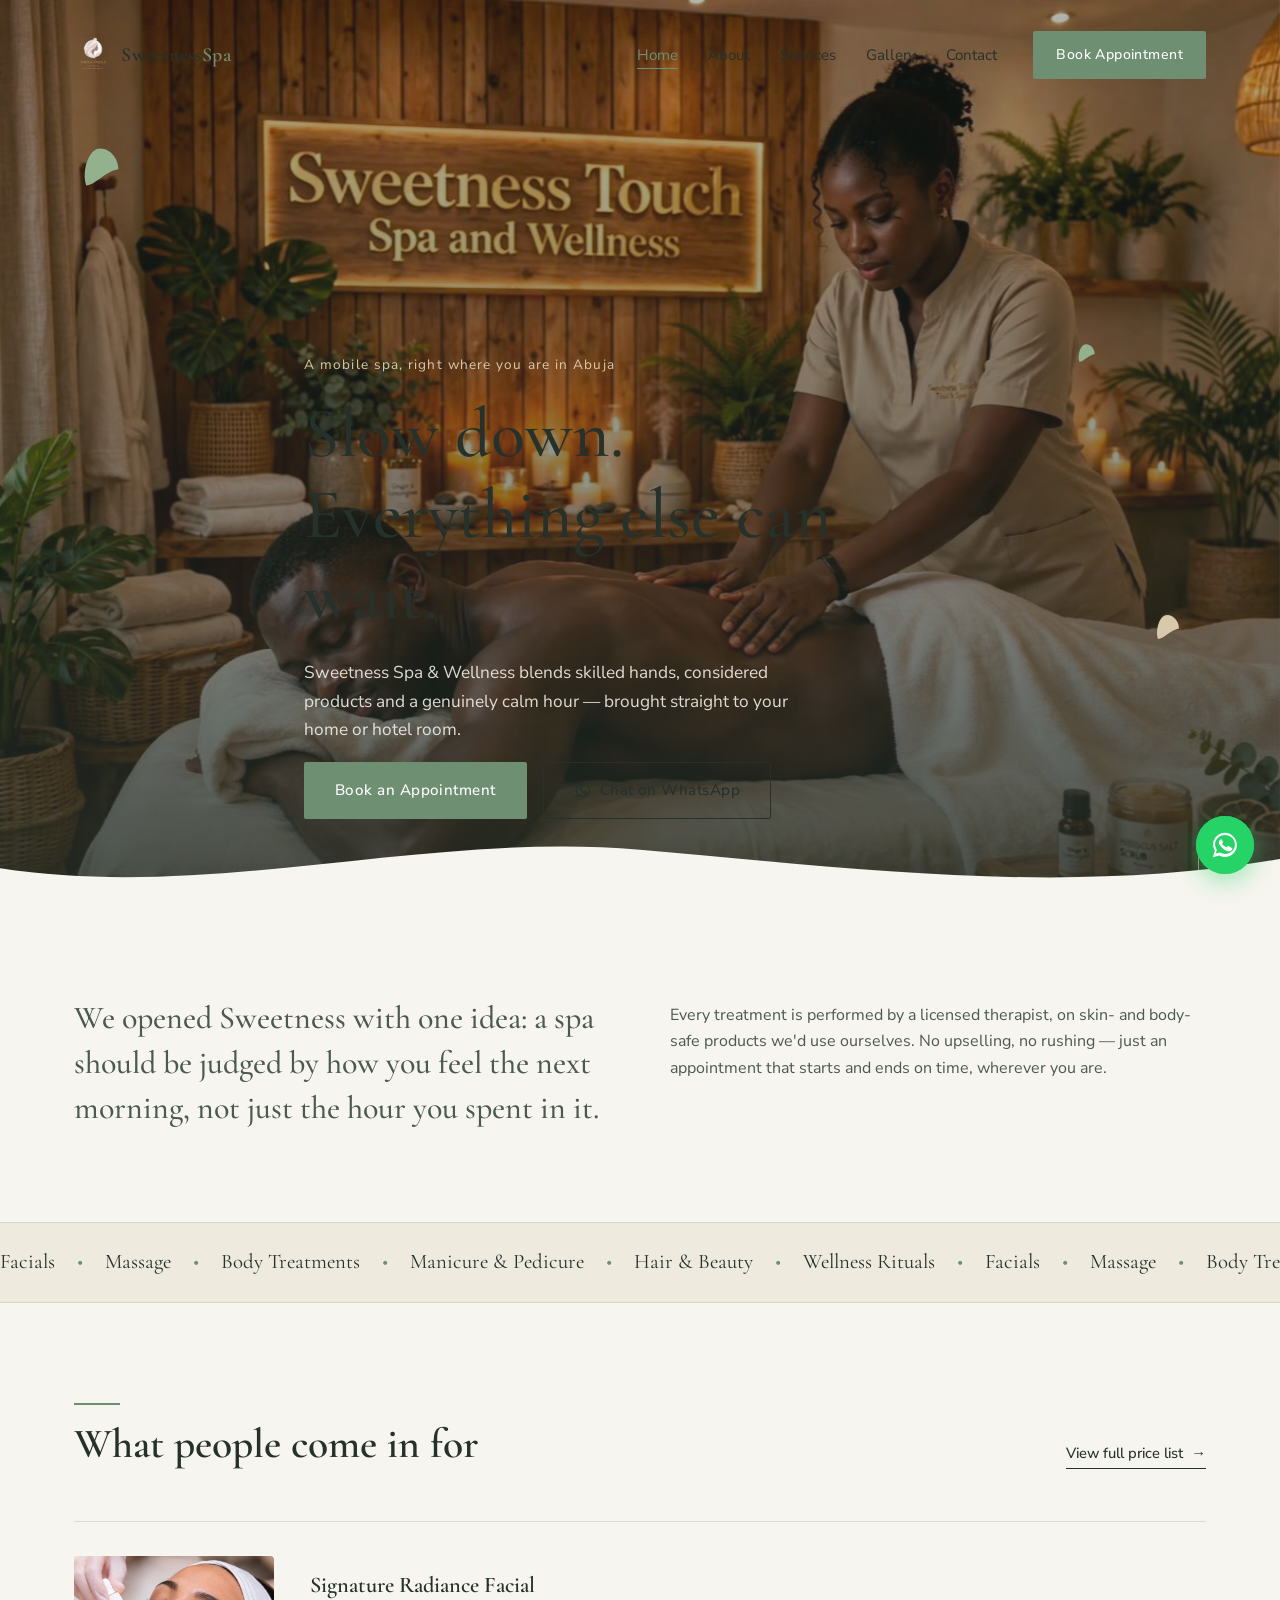
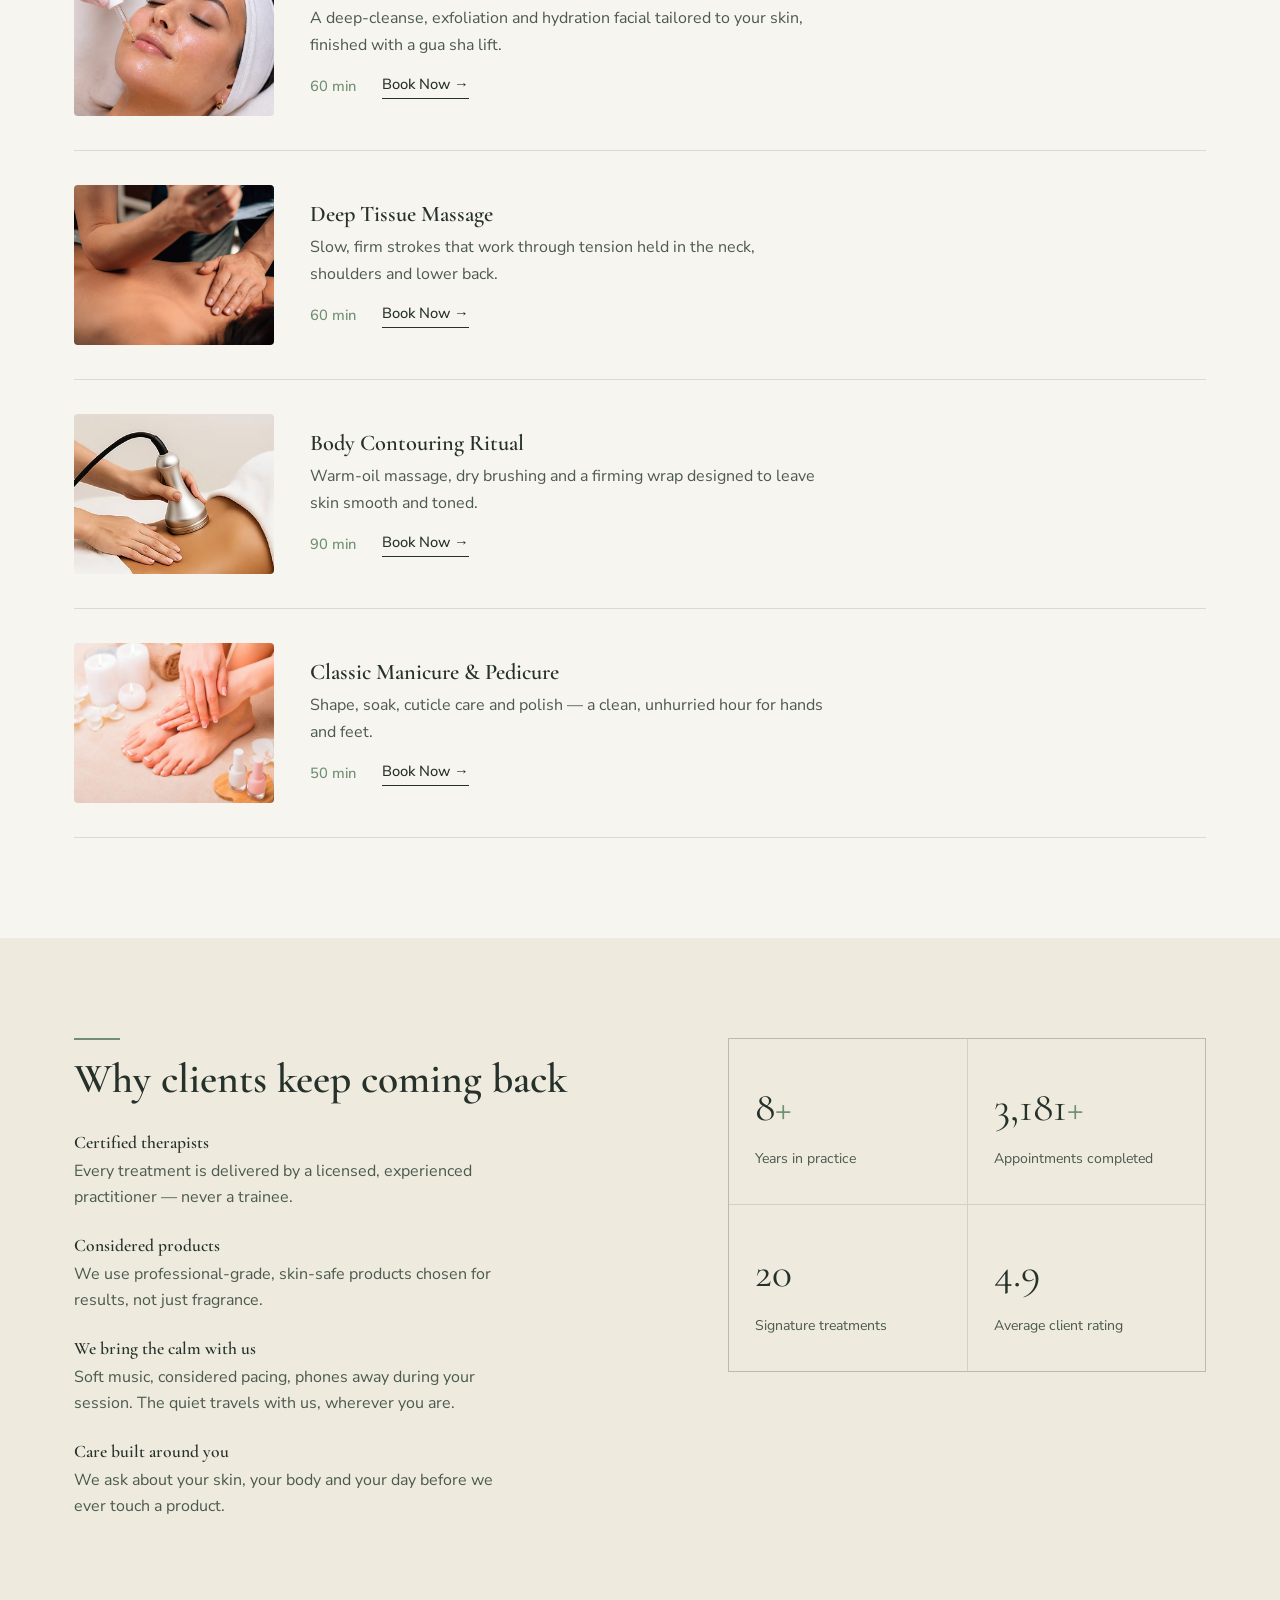
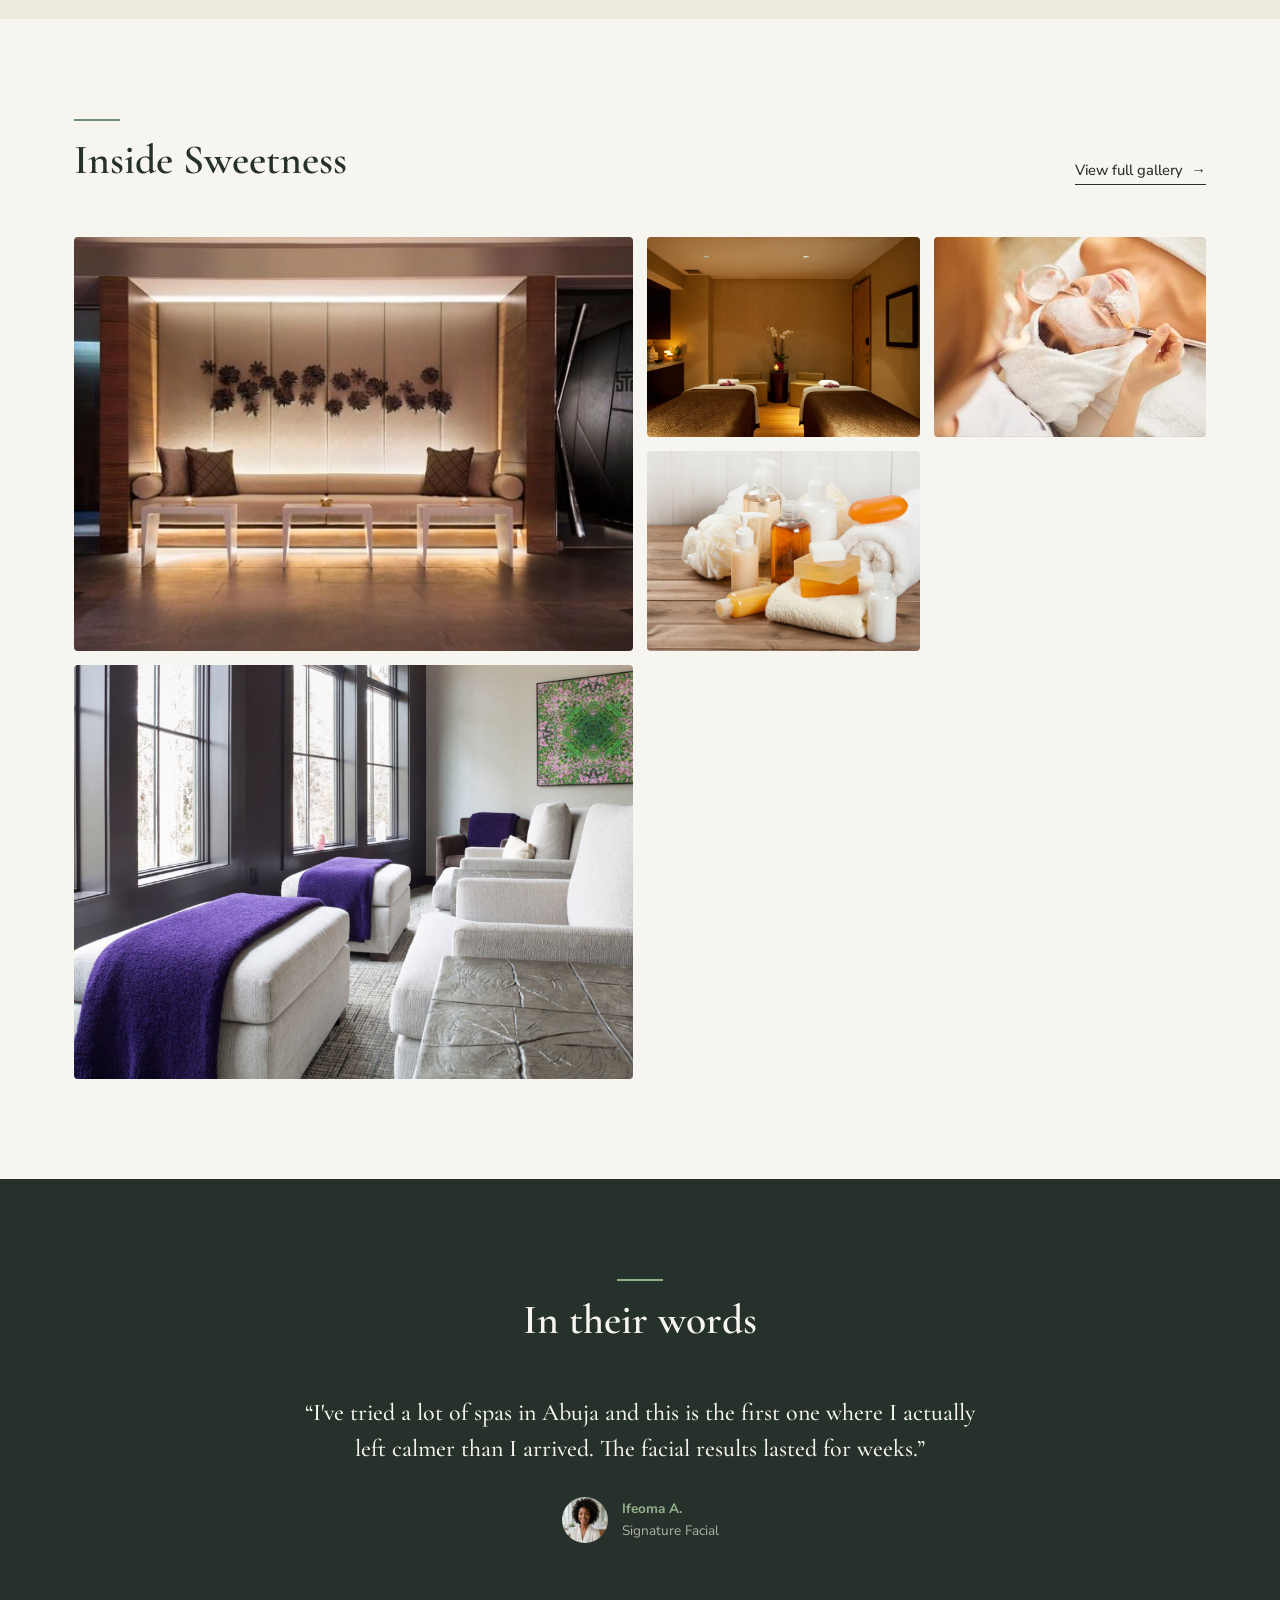
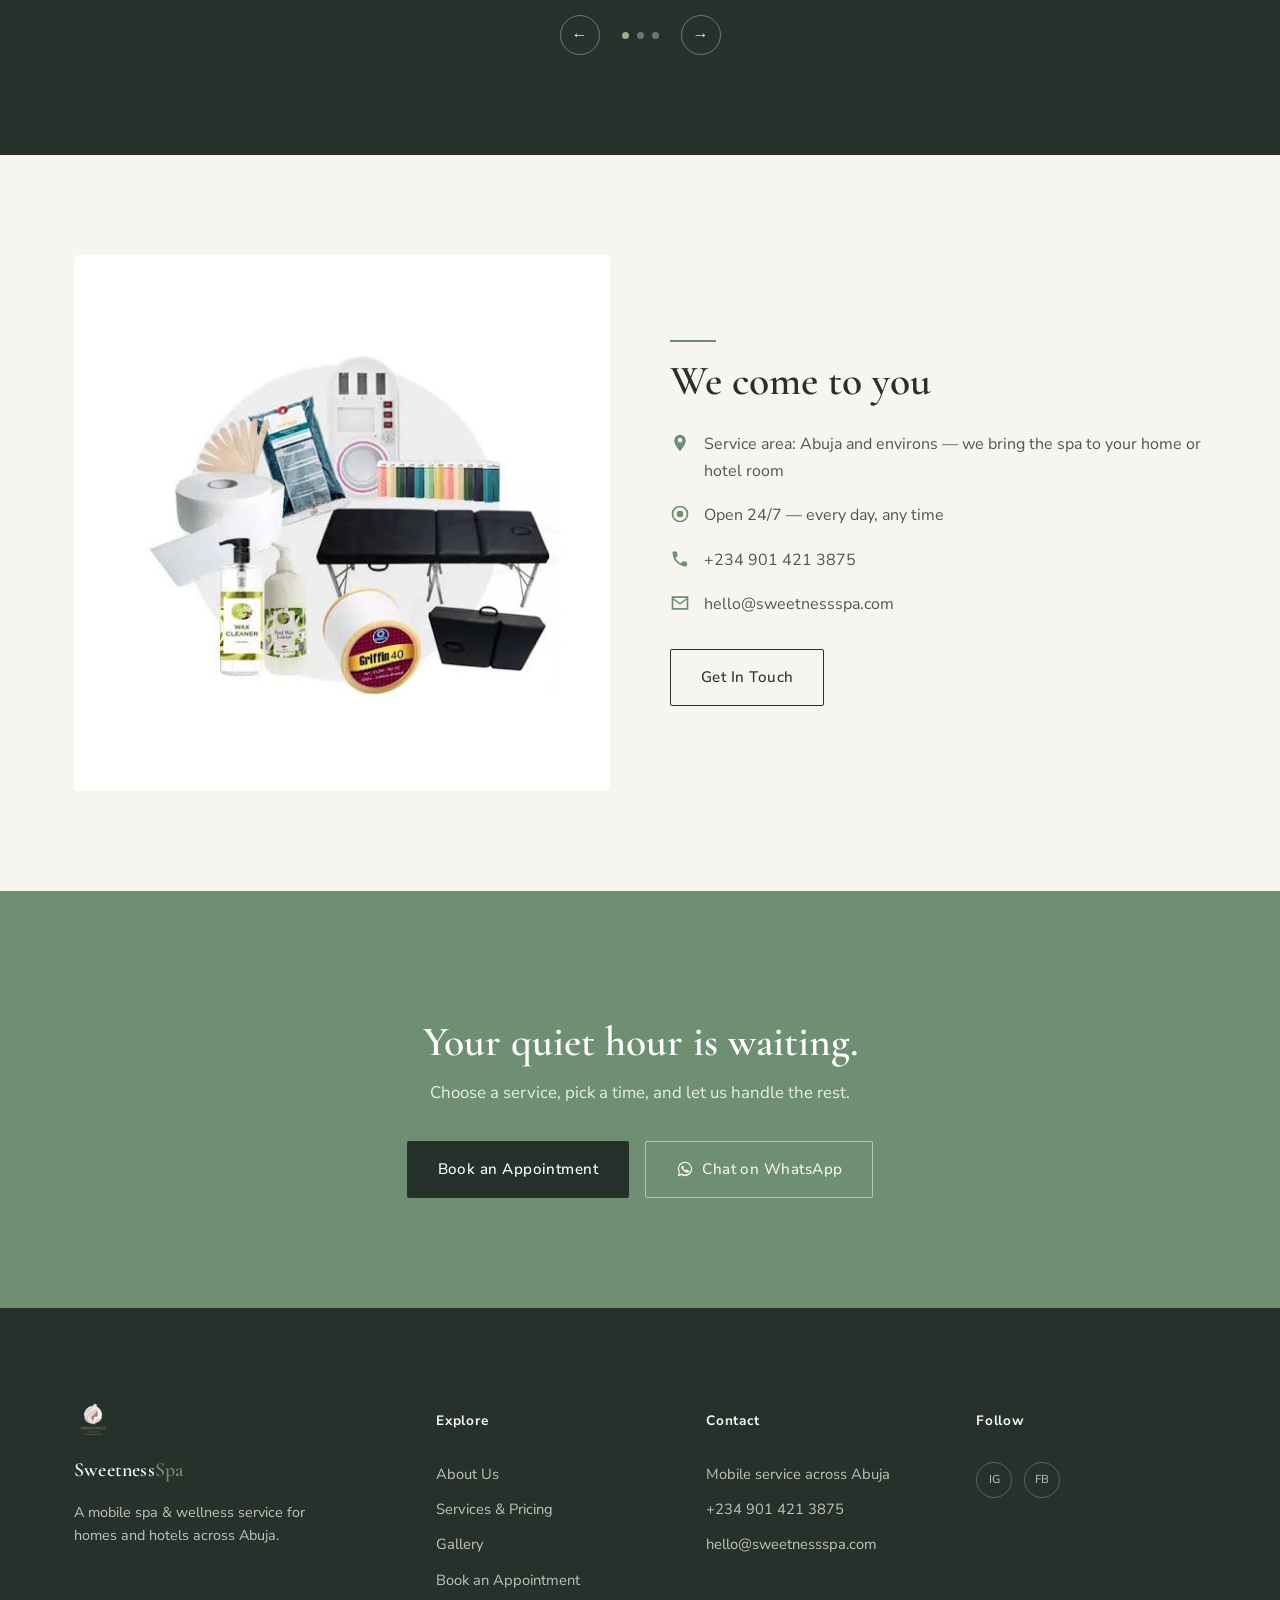
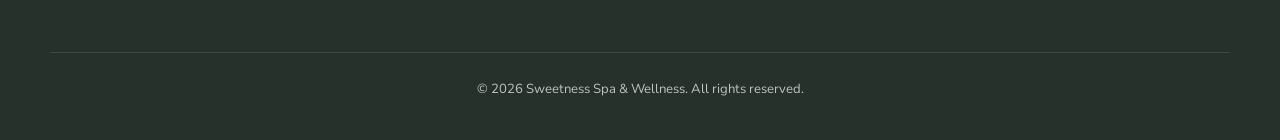
<file: index.html>
<!DOCTYPE html>
<html lang="en">
<head>
<script>document.documentElement.classList.add('js');</script>
<meta charset="UTF-8">
<meta name="viewport" content="width=device-width, initial-scale=1.0">
<title>Sweetness Spa & Wellness | Mobile Spa & Beauty Treatments in Abuja</title>
<meta name="description" content="Sweetness Spa & Wellness is a mobile spa bringing premium facials, massages, body treatments and beauty services to your home or hotel in Abuja. Book on WhatsApp.">
<meta name="keywords" content="mobile spa, massage, facial, wellness, home service spa, Abuja spa">
<link rel="canonical" href="https://www.sweetnessspa.com/">

<!-- Open Graph -->
<meta property="og:title" content="Sweetness Spa & Wellness">
<meta property="og:description" content="Premium spa & beauty treatments. Book your appointment today.">
<meta property="og:type" content="website">

<!-- REPLACE: favicon.ico -->
<link rel="icon" type="image/x-icon" href="images/favicon.ico">

<!-- Fonts -->
<link rel="preconnect" href="https://fonts.googleapis.com">
<link rel="preconnect" href="https://fonts.gstatic.com" crossorigin>
<link href="https://fonts.googleapis.com/css2?family=Cormorant+Garamond:ital,wght@0,400;0,500;0,600;0,700;1,500&family=Nunito+Sans:wght@300;400;500;600;700&display=swap" rel="stylesheet">

<link rel="stylesheet" href="css/style.css">
</head>
<body>

<!-- ================= PRELOADER ================= -->
<div class="preloader" id="preloader">
  <span class="preloader-mark">A</span>
</div>

<!-- ================= HEADER / NAV ================= -->
<header class="site-header" id="siteHeader">
  <div class="container header-inner">
    <a href="index.html" class="brand">
      <!-- REPLACE: logo.png -->
      <img src="img/WhatsApp_Image_2026-09-09_at_16.19.24-removebg-preview.png" alt="Sweetness Spa & Wellness logo" class="brand-logo">
      <span class="brand-name">Sweetness<em>Spa</em></span>
    </a>

    <nav class="main-nav" id="mainNav">
      <ul>
        <li><a href="index.html" class="active">Home</a></li>
        <li><a href="about.html">About</a></li>
        <li><a href="services.html">Services</a></li>
        <li><a href="gallery.html">Gallery</a></li>
        <li><a href="contact.html">Contact</a></li>
      </ul>
      <a href="booking.html" class="btn btn-gold nav-cta">Book Appointment</a>
    </nav>

    <button class="hamburger" id="hamburger" aria-label="Open menu" aria-expanded="false" aria-controls="mainNav">
      <span></span><span></span><span></span>
    </button>
  </div>
</header>

<main id="main-content">

  <!-- ================= HERO ================= -->
  <section class="hero" id="hero">
    <div class="hero-media">
      <!-- REPLACE: hero-spa.jpg (wide, high-quality interior/treatment shot) -->
      <img src="img/sweetness_header_hero.jpeg" alt="Sweetness Spa treatment room" class="hero-img">
      <div class="hero-overlay"></div>
    </div>

    <div class="container hero-content">
      <p class="eyebrow reveal-item" data-reveal="1">A mobile spa, right where you are in Abuja</p>
      <h1 class="hero-title">
        <span class="line" data-reveal="2">Slow down.</span>
        <span class="line" data-reveal="3">Everything else can wait.</span>
      </h1>
      <p class="hero-sub reveal-item" data-reveal="4">
        Sweetness Spa &amp; Wellness blends skilled hands, considered products and a
        genuinely calm hour — brought straight to your home or hotel room.
      </p>
      <div class="hero-actions reveal-item" data-reveal="5">
        <a href="booking.html" class="btn btn-gold">Book an Appointment</a>
        <a href="#" class="btn btn-outline whatsapp-cta" id="heroWhatsapp">
          <svg viewBox="0 0 32 32" class="icon-wa" aria-hidden="true"><path d="M16 3C9 3 3.3 8.6 3.3 15.5c0 2.4.7 4.7 1.9 6.7L3 29l7-1.9c1.9 1 4 1.6 6 1.6 7 0 12.7-5.6 12.7-12.5S23 3 16 3zm0 22.6c-1.9 0-3.7-.5-5.3-1.5l-.4-.2-4.1 1.1 1.1-4-.3-.4a10.1 10.1 0 0 1-1.6-5.4C5.4 9.9 10.1 5.3 16 5.3c5.9 0 10.6 4.6 10.6 10.2S21.9 25.6 16 25.6zm5.8-7.6c-.3-.1-1.9-.9-2.2-1s-.5-.1-.7.1-.8 1-1 1.2-.3.2-.6.1a8.3 8.3 0 0 1-2.5-1.5 9.3 9.3 0 0 1-1.7-2.1c-.2-.3 0-.5.1-.6l.4-.5.3-.4a.6.6 0 0 0 0-.5c-.1-.1-.7-1.6-.9-2.2s-.5-.5-.7-.5h-.6a1.2 1.2 0 0 0-.8.4A3.6 3.6 0 0 0 9.4 13c0 1.7 1.3 3.4 1.5 3.6s2.5 3.8 6 5.2c3.6 1.4 3.6.9 4.2.9s2.1-.8 2.4-1.6.3-1.5.2-1.6-.3-.2-.6-.3z"/></svg>
          Chat on WhatsApp
        </a>
      </div>
    </div>

    <div class="hero-scroll-cue" aria-hidden="true"><span></span>Scroll</div>
  </section>

  <!-- ================= INTRO STRIP ================= -->
  <section class="intro">
    <div class="container intro-grid">
      <p class="intro-lead">
        We opened Sweetness with one idea: a spa should be judged by how you feel
        the next morning, not just the hour you spent in it.
      </p>
      <p class="intro-copy">
        Every treatment is performed by a licensed therapist, on skin- and
        body-safe products we'd use ourselves. No upselling, no rushing —
        just an appointment that starts and ends on time, wherever you are.
      </p>
    </div>
  </section>

  <!-- ================= SERVICES MARQUEE ================= -->
  <div class="marquee" aria-hidden="true">
    <div class="marquee-track">
      <span>Facials</span><span>•</span><span>Massage</span><span>•</span>
      <span>Body Treatments</span><span>•</span><span>Manicure &amp; Pedicure</span><span>•</span>
      <span>Hair &amp; Beauty</span><span>•</span><span>Wellness Rituals</span><span>•</span>
      <span>Facials</span><span>•</span><span>Massage</span><span>•</span>
      <span>Body Treatments</span><span>•</span><span>Manicure &amp; Pedicure</span><span>•</span>
      <span>Hair &amp; Beauty</span><span>•</span><span>Wellness Rituals</span><span>•</span>
    </div>
  </div>

  <!-- ================= FEATURED SERVICES ================= -->
  <section class="section services-preview" id="services">
    <div class="container">
      <div class="section-head">
        <h2>What people come in for</h2>
        <a href="services.html" class="text-link">View full price list &nbsp;&rarr;</a>
      </div>

      <div class="service-list">

        <article class="service-row">
          <div class="service-row-media">
            <!-- REPLACE: service-facial.jpg -->
            <img src="img/signature_radiance.webp" alt="Signature facial treatment">
          </div>
          <div class="service-row-body">
            <h3>Signature Radiance Facial</h3>
            <p>A deep-cleanse, exfoliation and hydration facial tailored to your skin, finished with a gua sha lift.</p>
            <div class="service-row-foot">
              <span class="duration">60 min</span>
              <a href="booking.html" class="text-link">Book Now &rarr;</a>
            </div>
          </div>
        </article>

        <article class="service-row">
          <div class="service-row-media">
            <!-- REPLACE: service-massage.jpg -->
            <img src="img/what-is-deep-tissue-massage-therapy-propel-physiotherapy.webp" alt="Deep tissue massage treatment">
          </div>
          <div class="service-row-body">
            <h3>Deep Tissue Massage</h3>
            <p>Slow, firm strokes that work through tension held in the neck, shoulders and lower back.</p>
            <div class="service-row-foot">
              <span class="duration">60 min</span>
              <a href="booking.html" class="text-link">Book Now &rarr;</a>
            </div>
          </div>
        </article>

        <article class="service-row">
          <div class="service-row-media">
            <!-- REPLACE: service-body.jpg -->
            <img src="img/0b7c45_4ff59da51ad84a81b05bffb6a2424893~mv2.avif" alt="Body contouring treatment">
          </div>
          <div class="service-row-body">
            <h3>Body Contouring Ritual</h3>
            <p>Warm-oil massage, dry brushing and a firming wrap designed to leave skin smooth and toned.</p>
            <div class="service-row-foot">
              <span class="duration">90 min</span>
              <a href="booking.html" class="text-link">Book Now &rarr;</a>
            </div>
          </div>
        </article>

        <article class="service-row">
          <div class="service-row-media">
            <!-- REPLACE: service-nails.jpg -->
            <img src="img/Classic-edicure.webp" alt="Manicure and pedicure treatment">
          </div>
          <div class="service-row-body">
            <h3>Classic Manicure &amp; Pedicure</h3>
            <p>Shape, soak, cuticle care and polish — a clean, unhurried hour for hands and feet.</p>
            <div class="service-row-foot">
              <span class="duration">50 min</span>
              <a href="booking.html" class="text-link">Book Now &rarr;</a>
            </div>
          </div>
        </article>

      </div>
    </div>
  </section>

  <!-- ================= WHY CHOOSE US ================= -->
  <section class="section why-us">
    <div class="container why-grid">
      <div class="why-copy">
        <h2>Why clients keep coming back</h2>
        <ul class="why-list">
          <li>
            <h4>Certified therapists</h4>
            <p>Every treatment is delivered by a licensed, experienced practitioner — never a trainee.</p>
          </li>
          <li>
            <h4>Considered products</h4>
            <p>We use professional-grade, skin-safe products chosen for results, not just fragrance.</p>
          </li>
          <li>
            <h4>We bring the calm with us</h4>
            <p>Soft music, considered pacing, phones away during your session. The quiet travels with us, wherever you are.</p>
          </li>
          <li>
            <h4>Care built around you</h4>
            <p>We ask about your skin, your body and your day before we ever touch a product.</p>
          </li>
        </ul>
      </div>

      <div class="why-stats" id="statsBlock">
        <div class="stat">
          <span class="stat-number" data-count="8">0</span><span class="stat-suffix">+</span>
          <p>Years in practice</p>
        </div>
        <div class="stat">
          <span class="stat-number" data-count="3200">0</span><span class="stat-suffix">+</span>
          <p>Appointments completed</p>
        </div>
        <div class="stat">
          <span class="stat-number" data-count="20">0</span>
          <p>Signature treatments</p>
        </div>
        <div class="stat">
          <span class="stat-number" data-count="4.9" data-decimal="1">0</span>
          <p>Average client rating</p>
        </div>
      </div>
    </div>
  </section>

  <!-- ================= GALLERY PREVIEW ================= -->
  <section class="section gallery-preview">
    <div class="container">
      <div class="section-head">
        <h2>Inside Sweetness</h2>
        <a href="gallery.html" class="text-link">View full gallery &nbsp;&rarr;</a>
      </div>
      <div class="gallery-grid">
        <!-- REPLACE: gallery-1.jpg through gallery-6.jpg with real spa photos -->
        <a href="gallery.html" class="gallery-item span-2"><img src="img/spa_reception_area.jpg" alt="Spa reception area"></a>
        <a href="gallery.html" class="gallery-item"><img src="img/treatment_room.webp" alt="Treatment room"></a>
        <a href="gallery.html" class="gallery-item"><img src="img/facial_treatment_in_process.jfif" alt="Facial treatment in progress"></a>
        <a href="gallery.html" class="gallery-item"><img src="img/spa.jpg" alt="Spa products"></a>
        <a href="gallery.html" class="gallery-item span-2"><img src="img/relax-room-chairs-1024x635.jpg" alt="Relaxation lounge"></a>
      </div>
    </div>
  </section>

  <!-- ================= TESTIMONIALS ================= -->
  <section class="section testimonials">
    <div class="container">
      <h2 class="center">In their words</h2>

      <div class="testi-slider" id="testiSlider">
        <div class="testi-track" id="testiTrack">

          <blockquote class="testi-slide">
            <p>&ldquo;I've tried a lot of spas in Abuja and this is the first one where I actually left calmer than I arrived. The facial results lasted for weeks.&rdquo;</p>
            <footer>
              <!-- REPLACE: avatar-1.jpg -->
              <img src="img/client_review_1.jfif" alt="Client portrait">
              <div><strong>Ifeoma A.</strong><span>Signature Facial</span></div>
            </footer>
          </blockquote>

          <blockquote class="testi-slide">
            <p>&ldquo;Booked a massage for my birthday and ended up making it a monthly thing. The therapists actually listen to what you ask for.&rdquo;</p>
            <footer>
              <!-- REPLACE: avatar-2.jpg -->
              <img src="img/client_review_2.jpg" alt="Client portrait">
              <div><strong>Daniel O.</strong><span>Deep Tissue Massage</span></div>
            </footer>
          </blockquote>

          <blockquote class="testi-slide">
            <p>&ldquo;The booking process was so easy and they confirmed on WhatsApp within minutes. Small thing, but it says a lot about how they run the place.&rdquo;</p>
            <footer>
              <!-- REPLACE: avatar-3.jpg -->
              <img src="img/client_review_3.avif" alt="Client portrait">
              <div><strong>Chiamaka N.</strong><span>Body Contouring Ritual</span></div>
            </footer>
          </blockquote>

        </div>

        <div class="testi-controls">
          <button id="testiPrev" aria-label="Previous testimonial">&larr;</button>
          <div class="testi-dots" id="testiDots"></div>
          <button id="testiNext" aria-label="Next testimonial">&rarr;</button>
        </div>
      </div>
    </div>
  </section>

  <!-- ================= WE COME TO YOU ================= -->
  <section class="section location-preview">
    <div class="container location-grid">
      <div class="location-media">
        <!-- REPLACE: a real photo of your travel kit / setup at a client's home -->
        <img src="img/spa_mobile_kit.jfif" alt="Sweetness Spa mobile treatment kit">
      </div>
      <div class="location-body">
        <h2>We come to you</h2>
        <ul class="location-details">
          <li>
            <svg viewBox="0 0 24 24" class="icon"><path d="M12 2a7 7 0 0 0-7 7c0 5.25 7 13 7 13s7-7.75 7-13a7 7 0 0 0-7-7zm0 9.5A2.5 2.5 0 1 1 12 6a2.5 2.5 0 0 1 0 5.5z"/></svg>
            <span>Service area: Abuja and environs &mdash; we bring the spa to your home or hotel room</span>
          </li>
          <li>
            <svg viewBox="0 0 24 24" class="icon"><path d="M12 8a4 4 0 1 0 0 8 4 4 0 0 0 0-8zm0-6a10 10 0 1 0 0 20 10 10 0 0 0 0-20zm0 18a8 8 0 1 1 0-16 8 8 0 0 1 0 16z"/></svg>
            <span>Open 24/7 &mdash; every day, any time</span>
          </li>
          <li>
            <svg viewBox="0 0 24 24" class="icon"><path d="M6.6 10.8c1.4 2.7 3.6 4.9 6.3 6.3l2.1-2.1c.3-.3.7-.4 1-.2 1.1.4 2.3.6 3.5.6.6 0 1 .4 1 1V20c0 .6-.4 1-1 1C10.6 21 3 13.4 3 4c0-.6.4-1 1-1h3.5c.6 0 1 .4 1 1 0 1.2.2 2.4.6 3.5.1.4 0 .8-.2 1L6.6 10.8z"/></svg>
            <span>+234 901 421 3875</span>
          </li>
          <li>
            <svg viewBox="0 0 24 24" class="icon"><path d="M2 4h20v16H2V4zm2 2v.01L12 12l8-5.99V6H4zm16 12V8.24l-8 6-8-6V18h16z"/></svg>
            <!-- REPLACE: actual email address -->
            <span>hello@sweetnessspa.com</span>
          </li>
        </ul>
        <a href="contact.html" class="btn btn-outline">Get In Touch</a>
      </div>
    </div>
  </section>

  <!-- ================= FINAL CTA ================= -->
  <section class="final-cta">
    <div class="container">
      <h2>Your quiet hour is waiting.</h2>
      <p>Choose a service, pick a time, and let us handle the rest.</p>
      <div class="hero-actions">
        <a href="booking.html" class="btn btn-gold">Book an Appointment</a>
        <a href="#" class="btn btn-outline-light whatsapp-cta" id="ctaWhatsapp">
          <svg viewBox="0 0 32 32" class="icon-wa" aria-hidden="true"><path d="M16 3C9 3 3.3 8.6 3.3 15.5c0 2.4.7 4.7 1.9 6.7L3 29l7-1.9c1.9 1 4 1.6 6 1.6 7 0 12.7-5.6 12.7-12.5S23 3 16 3zm0 22.6c-1.9 0-3.7-.5-5.3-1.5l-.4-.2-4.1 1.1 1.1-4-.3-.4a10.1 10.1 0 0 1-1.6-5.4C5.4 9.9 10.1 5.3 16 5.3c5.9 0 10.6 4.6 10.6 10.2S21.9 25.6 16 25.6zm5.8-7.6c-.3-.1-1.9-.9-2.2-1s-.5-.1-.7.1-.8 1-1 1.2-.3.2-.6.1a8.3 8.3 0 0 1-2.5-1.5 9.3 9.3 0 0 1-1.7-2.1c-.2-.3 0-.5.1-.6l.4-.5.3-.4a.6.6 0 0 0 0-.5c-.1-.1-.7-1.6-.9-2.2s-.5-.5-.7-.5h-.6a1.2 1.2 0 0 0-.8.4A3.6 3.6 0 0 0 9.4 13c0 1.7 1.3 3.4 1.5 3.6s2.5 3.8 6 5.2c3.6 1.4 3.6.9 4.2.9s2.1-.8 2.4-1.6.3-1.5.2-1.6-.3-.2-.6-.3z"/></svg>
          Chat on WhatsApp
        </a>
      </div>
    </div>
  </section>

</main>

<!-- ================= FOOTER ================= -->
<footer class="site-footer">
  <div class="container footer-grid">
    <div class="footer-brand">
      <!-- REPLACE: logo.png (light version if needed) -->
      <img src="img/WhatsApp_Image_2026-09-09_at_16.19.24-removebg-preview.png" alt="Sweetness Spa & Wellness logo" class="brand-logo">
      <span class="brand-name">Sweetness<em>Spa</em></span>
      <p>A mobile spa &amp; wellness service for homes and hotels across Abuja.</p>
    </div>

    <div class="footer-col">
      <h5>Explore</h5>
      <a href="about.html">About Us</a>
      <a href="services.html">Services &amp; Pricing</a>
      <a href="gallery.html">Gallery</a>
      <a href="booking.html">Book an Appointment</a>
    </div>

    <div class="footer-col">
      <h5>Contact</h5>
      <!-- REPLACE: actual address -->
      <a href="contact.html">Mobile service across Abuja</a>
      <!-- REPLACE: actual phone number -->
      <a href="tel:+2349014213875">+234 901 421 3875</a>
      <!-- REPLACE: actual email -->
      <a href="mailto:hello@sweetnessspa.com">hello@sweetnessspa.com</a>
    </div>

    <div class="footer-col">
      <h5>Follow</h5>
      <div class="social-row">
        <!-- REPLACE: real social links -->
        <a href="https://www.instagram.com/choco68290" target="_blank" rel="noopener" aria-label="Instagram">IG</a>
        <a href="https://www.facebook.com/share/1FDZrERVQa/?mibextid=wwXIfr" target="_blank" rel="noopener" aria-label="Facebook">FB</a>
      </div>
    </div>
  </div>
  <div class="footer-bottom container">
    <p>&copy; <span id="year"></span> Sweetness Spa &amp; Wellness. All rights reserved.</p>
  </div>
</footer>

<!-- ================= FLOATING WHATSAPP BUTTON ================= -->
<a href="#" class="whatsapp-float" id="floatWhatsapp" aria-label="Chat with us on WhatsApp">
  <svg viewBox="0 0 32 32" aria-hidden="true"><path d="M16 3C9 3 3.3 8.6 3.3 15.5c0 2.4.7 4.7 1.9 6.7L3 29l7-1.9c1.9 1 4 1.6 6 1.6 7 0 12.7-5.6 12.7-12.5S23 3 16 3zm0 22.6c-1.9 0-3.7-.5-5.3-1.5l-.4-.2-4.1 1.1 1.1-4-.3-.4a10.1 10.1 0 0 1-1.6-5.4C5.4 9.9 10.1 5.3 16 5.3c5.9 0 10.6 4.6 10.6 10.2S21.9 25.6 16 25.6zm5.8-7.6c-.3-.1-1.9-.9-2.2-1s-.5-.1-.7.1-.8 1-1 1.2-.3.2-.6.1a8.3 8.3 0 0 1-2.5-1.5 9.3 9.3 0 0 1-1.7-2.1c-.2-.3 0-.5.1-.6l.4-.5.3-.4a.6.6 0 0 0 0-.5c-.1-.1-.7-1.6-.9-2.2s-.5-.5-.7-.5h-.6a1.2 1.2 0 0 0-.8.4A3.6 3.6 0 0 0 9.4 13c0 1.7 1.3 3.4 1.5 3.6s2.5 3.8 6 5.2c3.6 1.4 3.6.9 4.2.9s2.1-.8 2.4-1.6.3-1.5.2-1.6-.3-.2-.6-.3z"/></svg>
</a>

<script src="js/main.js"></script>
</body>
</html>
</file>
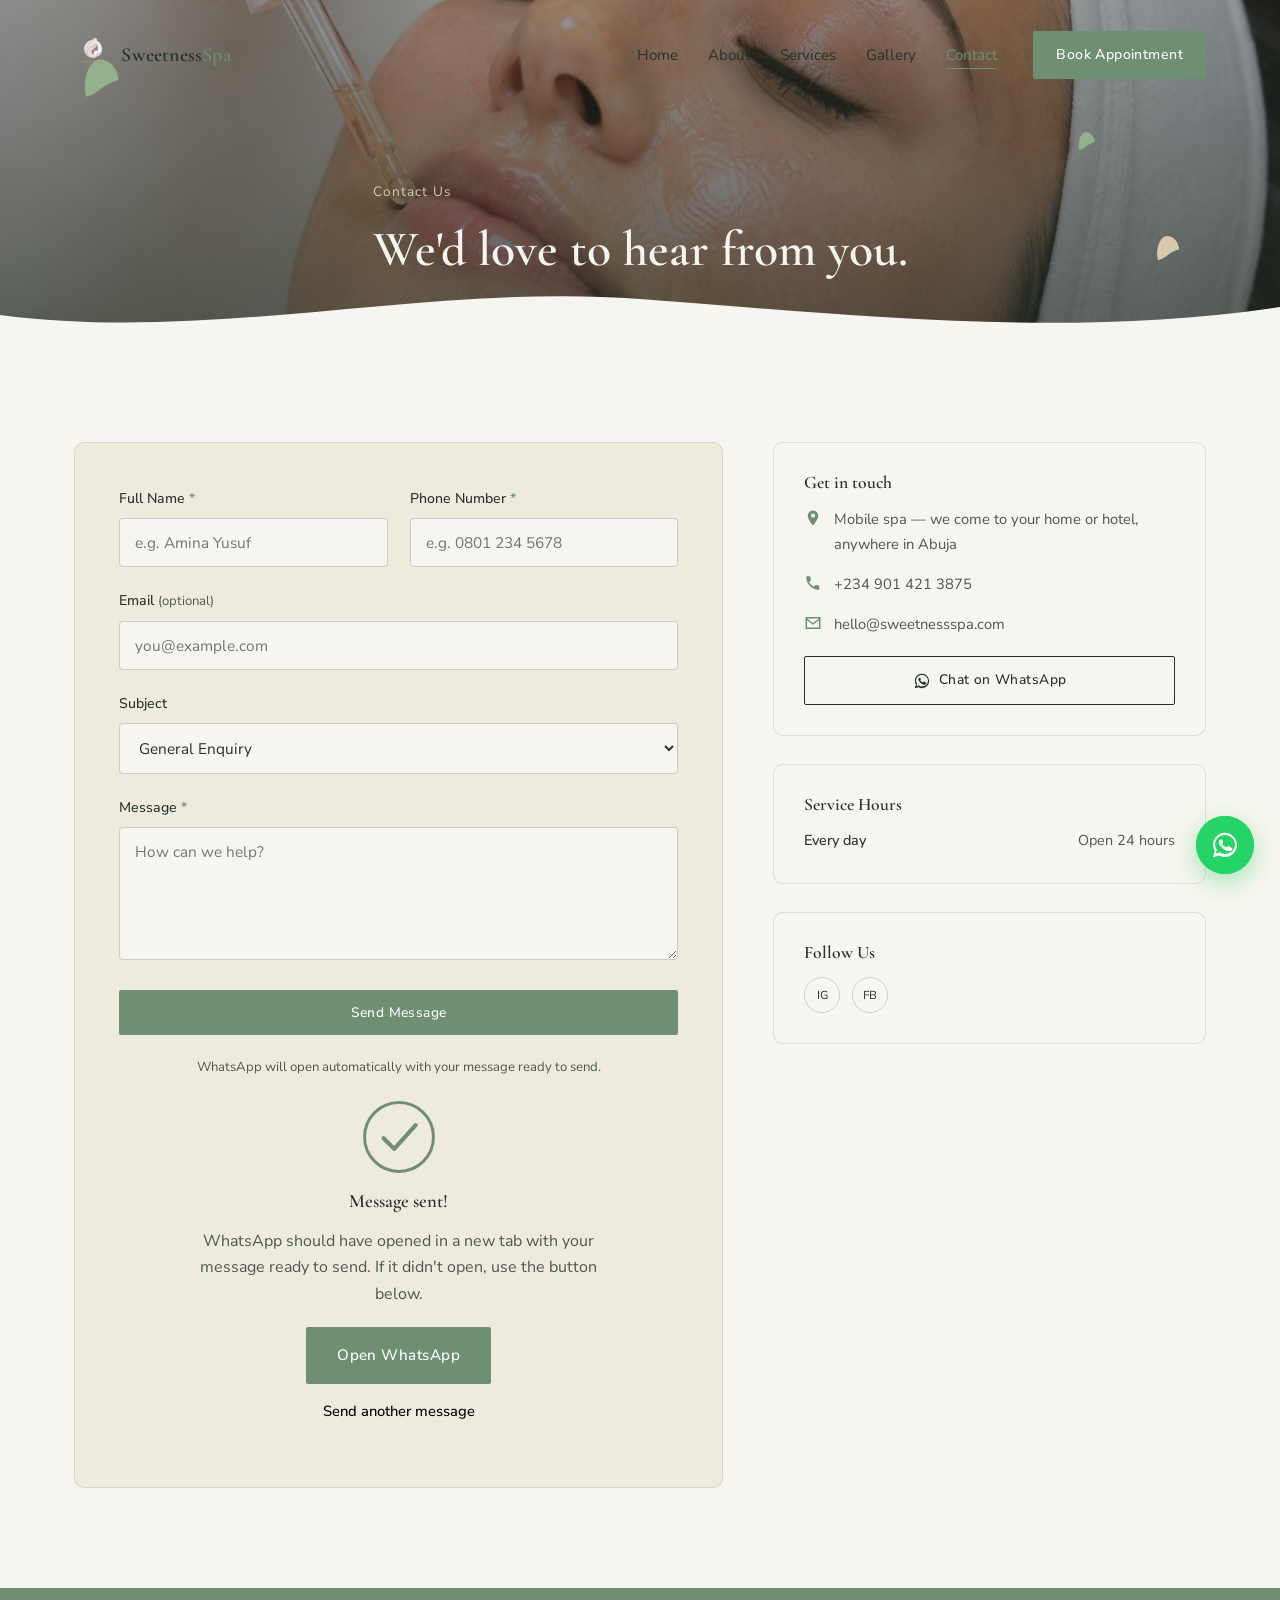
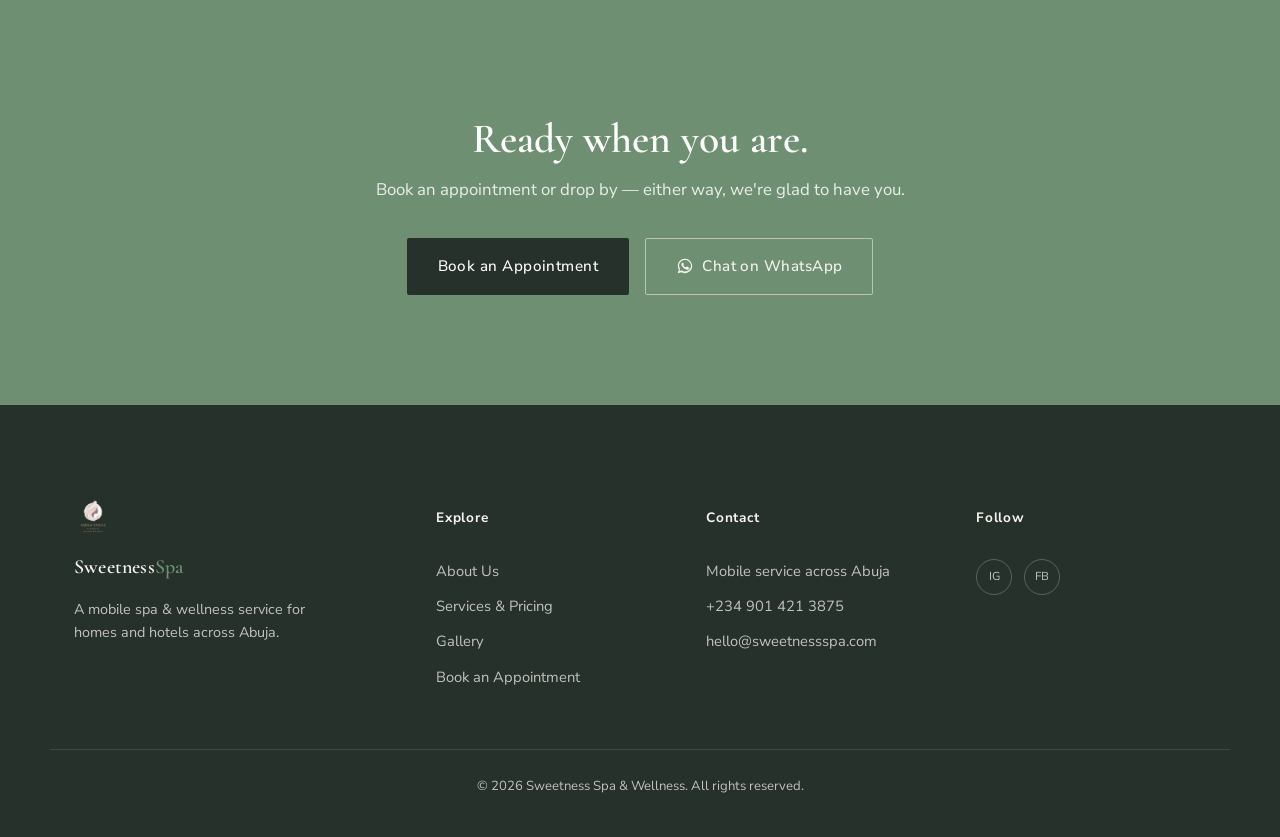
<file: contact.html>
<!DOCTYPE html>
<html lang="en">
<head>
<script>document.documentElement.classList.add('js');</script>
<meta charset="UTF-8">
<meta name="viewport" content="width=device-width, initial-scale=1.0">
<title>Contact Us | Sweetness Spa & Wellness</title>
<meta name="description" content="Get in touch with Sweetness Spa & Wellness, a mobile spa serving homes and hotels across Abuja. Phone, WhatsApp, and service hours.">
<link rel="canonical" href="https://www.sweetnessspa.com/contact.html">

<!-- REPLACE: favicon.ico -->
<link rel="icon" type="image/x-icon" href="images/favicon.ico">

<link rel="preconnect" href="https://fonts.googleapis.com">
<link rel="preconnect" href="https://fonts.gstatic.com" crossorigin>
<link href="https://fonts.googleapis.com/css2?family=Cormorant+Garamond:ital,wght@0,400;0,500;0,600;0,700;1,500&family=Nunito+Sans:wght@300;400;500;600;700&display=swap" rel="stylesheet">

<link rel="stylesheet" href="css/style.css">
</head>
<body>

<div class="preloader" id="preloader">
  <span class="preloader-mark">S</span>
</div>

<!-- ================= HEADER / NAV ================= -->
<header class="site-header" id="siteHeader">
  <div class="container header-inner">
    <a href="index.html" class="brand">
      <!-- REPLACE: logo.png -->
      <img src="img/WhatsApp_Image_2026-09-09_at_16.19.24-removebg-preview.png" alt="Sweetness Spa & Wellness logo" class="brand-logo">
      <span class="brand-name">Sweetness<em>Spa</em></span>
    </a>

    <nav class="main-nav" id="mainNav">
      <ul>
        <li><a href="index.html">Home</a></li>
        <li><a href="about.html">About</a></li>
        <li><a href="services.html">Services</a></li>
        <li><a href="gallery.html">Gallery</a></li>
        <li><a href="contact.html" class="active">Contact</a></li>
      </ul>
      <a href="booking.html" class="btn btn-gold nav-cta">Book Appointment</a>
    </nav>

    <button class="hamburger" id="hamburger" aria-label="Open menu" aria-expanded="false" aria-controls="mainNav">
      <span></span><span></span><span></span>
    </button>
  </div>
</header>

<main id="main-content">

  <!-- ================= PAGE HERO ================= -->
  <section class="page-hero small">
    <div class="page-hero-media">
      <!-- REPLACE: contact-hero.jpg -->
      <img src="img/signature_radiance.webp" alt="Contact Sweetness Spa">
      <div class="page-hero-overlay"></div>
    </div>
    <div class="container page-hero-content">
      <p class="eyebrow">Contact Us</p>
      <h1>We'd love to hear from you.</h1>
    </div>
  </section>

  <!-- ================= CONTACT SECTION ================= -->
  <section class="section booking-section">
    <div class="container booking-grid">

      <!-- ---- FORM CARD ---- -->
      <div class="booking-card">

        <form id="contactForm" class="booking-form" novalidate>

          <div class="form-row two-col">
            <div>
              <label for="cName">Full Name <span class="req">*</span></label>
              <input type="text" id="cName" name="name" placeholder="e.g. Amina Yusuf" required>
            </div>
            <div>
              <label for="cPhone">Phone Number <span class="req">*</span></label>
              <input type="tel" id="cPhone" name="phone" placeholder="e.g. 0801 234 5678" required>
            </div>
          </div>

          <div class="form-row">
            <label for="cEmail">Email <span class="optional">(optional)</span></label>
            <input type="email" id="cEmail" name="email" placeholder="you@example.com">
          </div>

          <div class="form-row">
            <label for="cSubject">Subject</label>
            <select id="cSubject" name="subject">
              <option>General Enquiry</option>
              <option>Booking Question</option>
              <option>Pricing &amp; Packages</option>
              <option>Feedback</option>
              <option>Other</option>
            </select>
          </div>

          <div class="form-row">
            <label for="cMessage">Message <span class="req">*</span></label>
            <textarea id="cMessage" name="message" rows="5" placeholder="How can we help?" required></textarea>
          </div>

          <!--
            NOTE FOR DEVELOPER (no backend in this build):
            On submit, this form builds a formatted message and opens
            WhatsApp with it pre-filled via wa.me — same pattern as the
            booking form. To connect a real contact-form backend or
            mailer later, replace the submit handler in js/main.js (see
            "CONTACT FORM SUBMISSION"), keeping the same field names.
          -->

          <button type="submit" class="btn btn-gold btn-block submit-btn">Send Message</button>
          <p class="form-note">WhatsApp will open automatically with your message ready to send.</p>
        </form>

        <!-- ---- CONFIRMATION STATE (hidden until submit) ---- -->
        <div class="booking-confirmation" id="contactConfirmation" hidden>
          <svg class="confirm-check" viewBox="0 0 64 64" aria-hidden="true">
            <circle class="confirm-circle" cx="32" cy="32" r="29"/>
            <path class="confirm-tick" d="M19 33 L28 42 L46 22"/>
          </svg>
          <h3>Message sent!</h3>
          <p>WhatsApp should have opened in a new tab with your message ready to send. If it didn't open, use the button below.</p>
          <a href="#" id="contactWhatsappLink" class="btn btn-gold" target="_blank" rel="noopener">Open WhatsApp</a>
          <button type="button" class="text-link reset-form" id="resetContactForm">Send another message</button>
        </div>

      </div>

      <!-- ---- CONTACT DETAILS ---- -->
      <aside class="booking-aside">
        <div class="aside-block">
          <h3>Get in touch</h3>
          <ul class="contact-info-list">
            <li>
              <svg viewBox="0 0 24 24" class="icon"><path d="M12 2a7 7 0 0 0-7 7c0 5.25 7 13 7 13s7-7.75 7-13a7 7 0 0 0-7-7zm0 9.5A2.5 2.5 0 1 1 12 6a2.5 2.5 0 0 1 0 5.5z"/></svg>
              <span>Mobile spa &mdash; we come to your home or hotel, anywhere in Abuja</span>
            </li>
            <li>
              <svg viewBox="0 0 24 24" class="icon"><path d="M6.6 10.8c1.4 2.7 3.6 4.9 6.3 6.3l2.1-2.1c.3-.3.7-.4 1-.2 1.1.4 2.3.6 3.5.6.6 0 1 .4 1 1V20c0 .6-.4 1-1 1C10.6 21 3 13.4 3 4c0-.6.4-1 1-1h3.5c.6 0 1 .4 1 1 0 1.2.2 2.4.6 3.5.1.4 0 .8-.2 1L6.6 10.8z"/></svg>
              <a href="tel:+2349014213875">+234 901 421 3875</a>
            </li>
            <li>
              <svg viewBox="0 0 24 24" class="icon"><path d="M2 4h20v16H2V4zm2 2v.01L12 12l8-5.99V6H4zm16 12V8.24l-8 6-8-6V18h16z"/></svg>
              <!-- REPLACE: actual email address -->
              <a href="mailto:hello@sweetnessspa.com">hello@sweetnessspa.com</a>
            </li>
          </ul>
          <a href="#" class="btn btn-outline btn-block whatsapp-cta" id="asideWhatsapp">
            <svg viewBox="0 0 32 32" class="icon-wa" aria-hidden="true"><path d="M16 3C9 3 3.3 8.6 3.3 15.5c0 2.4.7 4.7 1.9 6.7L3 29l7-1.9c1.9 1 4 1.6 6 1.6 7 0 12.7-5.6 12.7-12.5S23 3 16 3zm0 22.6c-1.9 0-3.7-.5-5.3-1.5l-.4-.2-4.1 1.1 1.1-4-.3-.4a10.1 10.1 0 0 1-1.6-5.4C5.4 9.9 10.1 5.3 16 5.3c5.9 0 10.6 4.6 10.6 10.2S21.9 25.6 16 25.6zm5.8-7.6c-.3-.1-1.9-.9-2.2-1s-.5-.1-.7.1-.8 1-1 1.2-.3.2-.6.1a8.3 8.3 0 0 1-2.5-1.5 9.3 9.3 0 0 1-1.7-2.1c-.2-.3 0-.5.1-.6l.4-.5.3-.4a.6.6 0 0 0 0-.5c-.1-.1-.7-1.6-.9-2.2s-.5-.5-.7-.5h-.6a1.2 1.2 0 0 0-.8.4A3.6 3.6 0 0 0 9.4 13c0 1.7 1.3 3.4 1.5 3.6s2.5 3.8 6 5.2c3.6 1.4 3.6.9 4.2.9s2.1-.8 2.4-1.6.3-1.5.2-1.6-.3-.2-.6-.3z"/></svg>
            Chat on WhatsApp
          </a>
        </div>

        <div class="aside-block">
          <h3>Service Hours</h3>
          <ul class="hours-list">
            <li><span>Every day</span><span>Open 24 hours</span></li>
          </ul>
        </div>

        <div class="aside-block">
          <h3>Follow Us</h3>
          <div class="social-row social-row-dark">
            <a href="https://www.instagram.com/choco68290" target="_blank" rel="noopener" aria-label="Instagram">IG</a>
            <a href="https://www.facebook.com/share/1FDZrERVQa/?mibextid=wwXIfr" target="_blank" rel="noopener" aria-label="Facebook">FB</a>
          </div>
        </div>
      </aside>

    </div>
  </section>

  <!-- ================= CTA ================= -->
  <section class="final-cta">
    <div class="container">
      <h2>Ready when you are.</h2>
      <p>Book an appointment or drop by — either way, we're glad to have you.</p>
      <div class="hero-actions">
        <a href="booking.html" class="btn btn-gold">Book an Appointment</a>
        <a href="#" class="btn btn-outline-light whatsapp-cta" id="ctaWhatsapp">
          <svg viewBox="0 0 32 32" class="icon-wa" aria-hidden="true"><path d="M16 3C9 3 3.3 8.6 3.3 15.5c0 2.4.7 4.7 1.9 6.7L3 29l7-1.9c1.9 1 4 1.6 6 1.6 7 0 12.7-5.6 12.7-12.5S23 3 16 3zm0 22.6c-1.9 0-3.7-.5-5.3-1.5l-.4-.2-4.1 1.1 1.1-4-.3-.4a10.1 10.1 0 0 1-1.6-5.4C5.4 9.9 10.1 5.3 16 5.3c5.9 0 10.6 4.6 10.6 10.2S21.9 25.6 16 25.6zm5.8-7.6c-.3-.1-1.9-.9-2.2-1s-.5-.1-.7.1-.8 1-1 1.2-.3.2-.6.1a8.3 8.3 0 0 1-2.5-1.5 9.3 9.3 0 0 1-1.7-2.1c-.2-.3 0-.5.1-.6l.4-.5.3-.4a.6.6 0 0 0 0-.5c-.1-.1-.7-1.6-.9-2.2s-.5-.5-.7-.5h-.6a1.2 1.2 0 0 0-.8.4A3.6 3.6 0 0 0 9.4 13c0 1.7 1.3 3.4 1.5 3.6s2.5 3.8 6 5.2c3.6 1.4 3.6.9 4.2.9s2.1-.8 2.4-1.6.3-1.5.2-1.6-.3-.2-.6-.3z"/></svg>
          Chat on WhatsApp
        </a>
      </div>
    </div>
  </section>

</main>

<!-- ================= FOOTER ================= -->
<footer class="site-footer">
  <div class="container footer-grid">
    <div class="footer-brand">
      <!-- REPLACE: logo.png (light version if needed) -->
      <img src="img/WhatsApp_Image_2026-09-09_at_16.19.24-removebg-preview.png" alt="Sweetness Spa & Wellness logo" class="brand-logo">
      <span class="brand-name">Sweetness<em>Spa</em></span>
      <p>A mobile spa &amp; wellness service for homes and hotels across Abuja.</p>
    </div>

    <div class="footer-col">
      <h5>Explore</h5>
      <a href="about.html">About Us</a>
      <a href="services.html">Services &amp; Pricing</a>
      <a href="gallery.html">Gallery</a>
      <a href="booking.html">Book an Appointment</a>
    </div>

    <div class="footer-col">
      <h5>Contact</h5>
      <!-- REPLACE: actual address -->
      <a href="contact.html">Mobile service across Abuja</a>
      <!-- REPLACE: actual phone number -->
      <a href="tel:+2349014213875">+234 901 421 3875</a>
      <!-- REPLACE: actual email -->
      <a href="mailto:hello@sweetnessspa.com">hello@sweetnessspa.com</a>
    </div>

    <div class="footer-col">
      <h5>Follow</h5>
      <div class="social-row">
        <!-- REPLACE: real social links -->
        <a href="https://www.instagram.com/choco68290" target="_blank" rel="noopener" aria-label="Instagram">IG</a>
        <a href="https://www.facebook.com/share/1FDZrERVQa/?mibextid=wwXIfr" target="_blank" rel="noopener" aria-label="Facebook">FB</a>
      </div>
    </div>
  </div>
  <div class="footer-bottom container">
    <p>&copy; <span id="year"></span> Sweetness Spa &amp; Wellness. All rights reserved.</p>
  </div>
</footer>

<a href="#" class="whatsapp-float" id="floatWhatsapp" aria-label="Chat with us on WhatsApp">
  <svg viewBox="0 0 32 32" aria-hidden="true"><path d="M16 3C9 3 3.3 8.6 3.3 15.5c0 2.4.7 4.7 1.9 6.7L3 29l7-1.9c1.9 1 4 1.6 6 1.6 7 0 12.7-5.6 12.7-12.5S23 3 16 3zm0 22.6c-1.9 0-3.7-.5-5.3-1.5l-.4-.2-4.1 1.1 1.1-4-.3-.4a10.1 10.1 0 0 1-1.6-5.4C5.4 9.9 10.1 5.3 16 5.3c5.9 0 10.6 4.6 10.6 10.2S21.9 25.6 16 25.6zm5.8-7.6c-.3-.1-1.9-.9-2.2-1s-.5-.1-.7.1-.8 1-1 1.2-.3.2-.6.1a8.3 8.3 0 0 1-2.5-1.5 9.3 9.3 0 0 1-1.7-2.1c-.2-.3 0-.5.1-.6l.4-.5.3-.4a.6.6 0 0 0 0-.5c-.1-.1-.7-1.6-.9-2.2s-.5-.5-.7-.5h-.6a1.2 1.2 0 0 0-.8.4A3.6 3.6 0 0 0 9.4 13c0 1.7 1.3 3.4 1.5 3.6s2.5 3.8 6 5.2c3.6 1.4 3.6.9 4.2.9s2.1-.8 2.4-1.6.3-1.5.2-1.6-.3-.2-.6-.3z"/></svg>
</a>

<script src="js/main.js"></script>
</body>
</html>
</file>
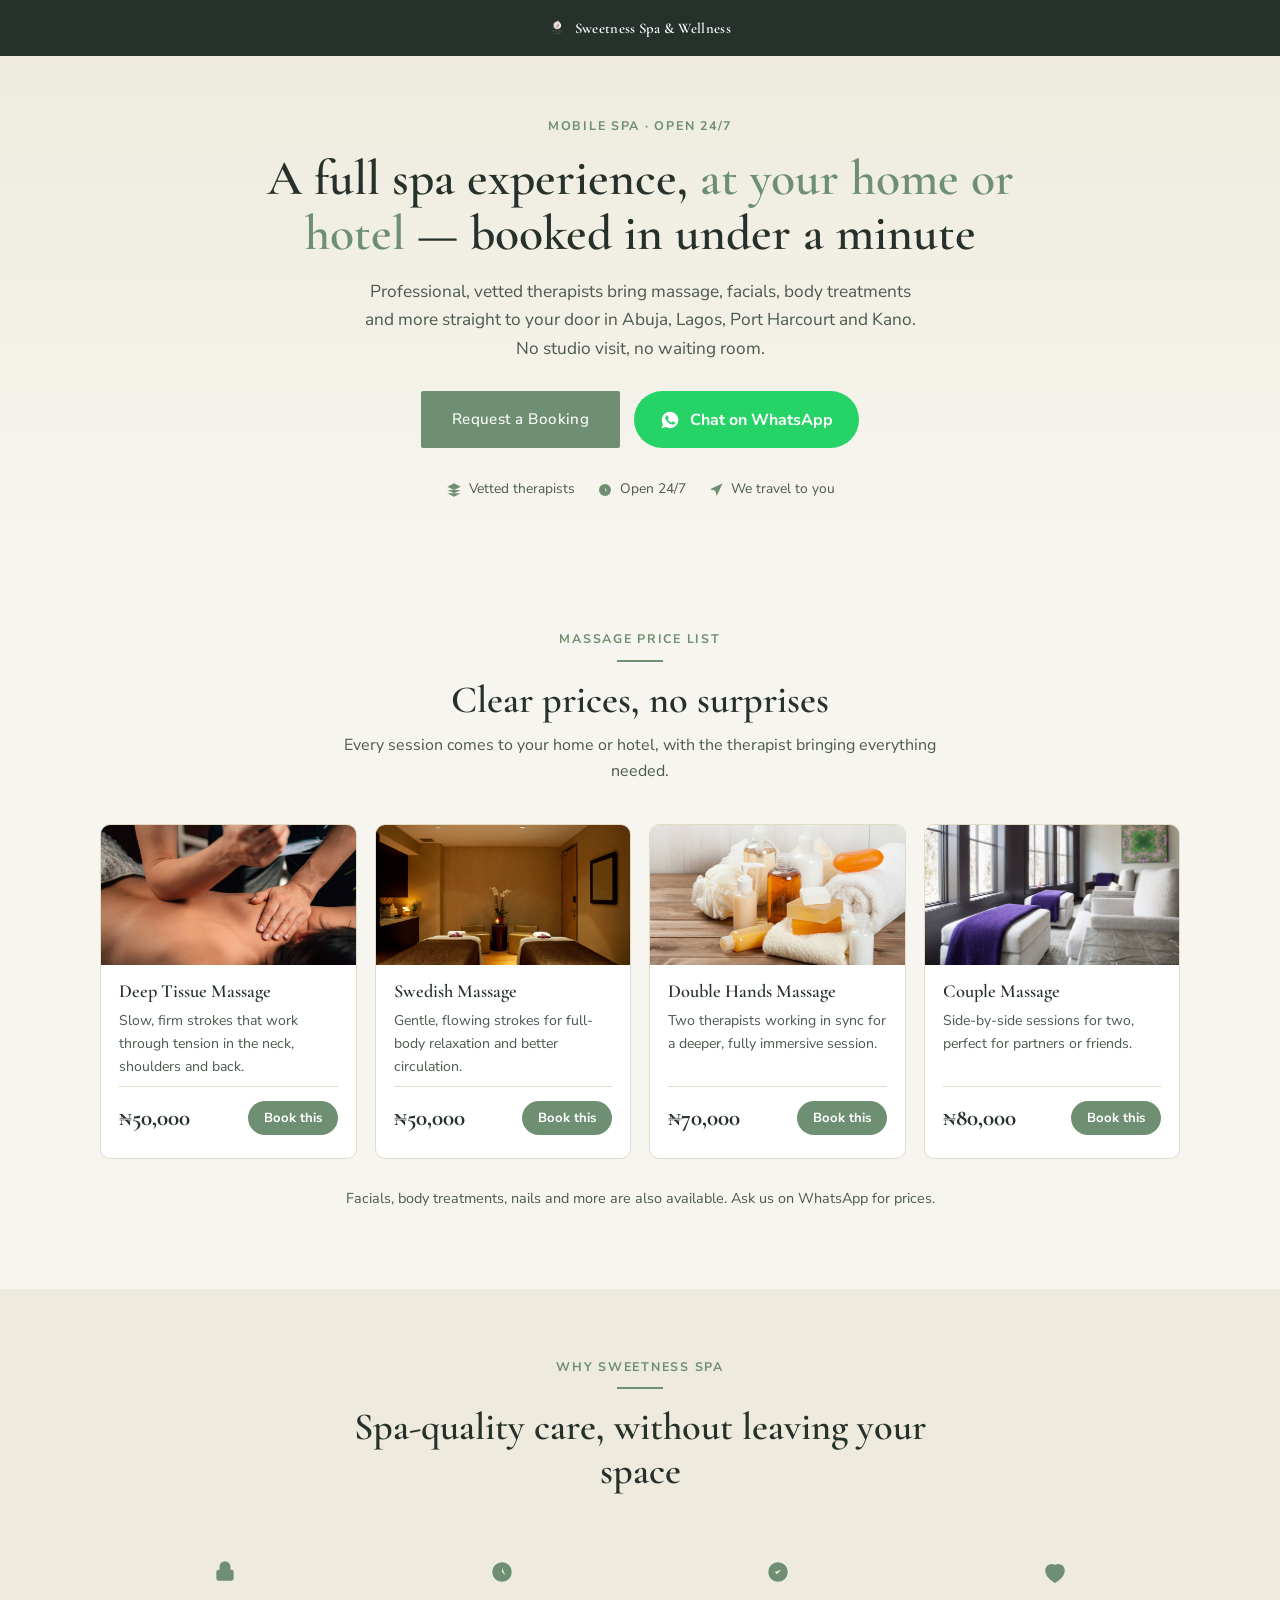
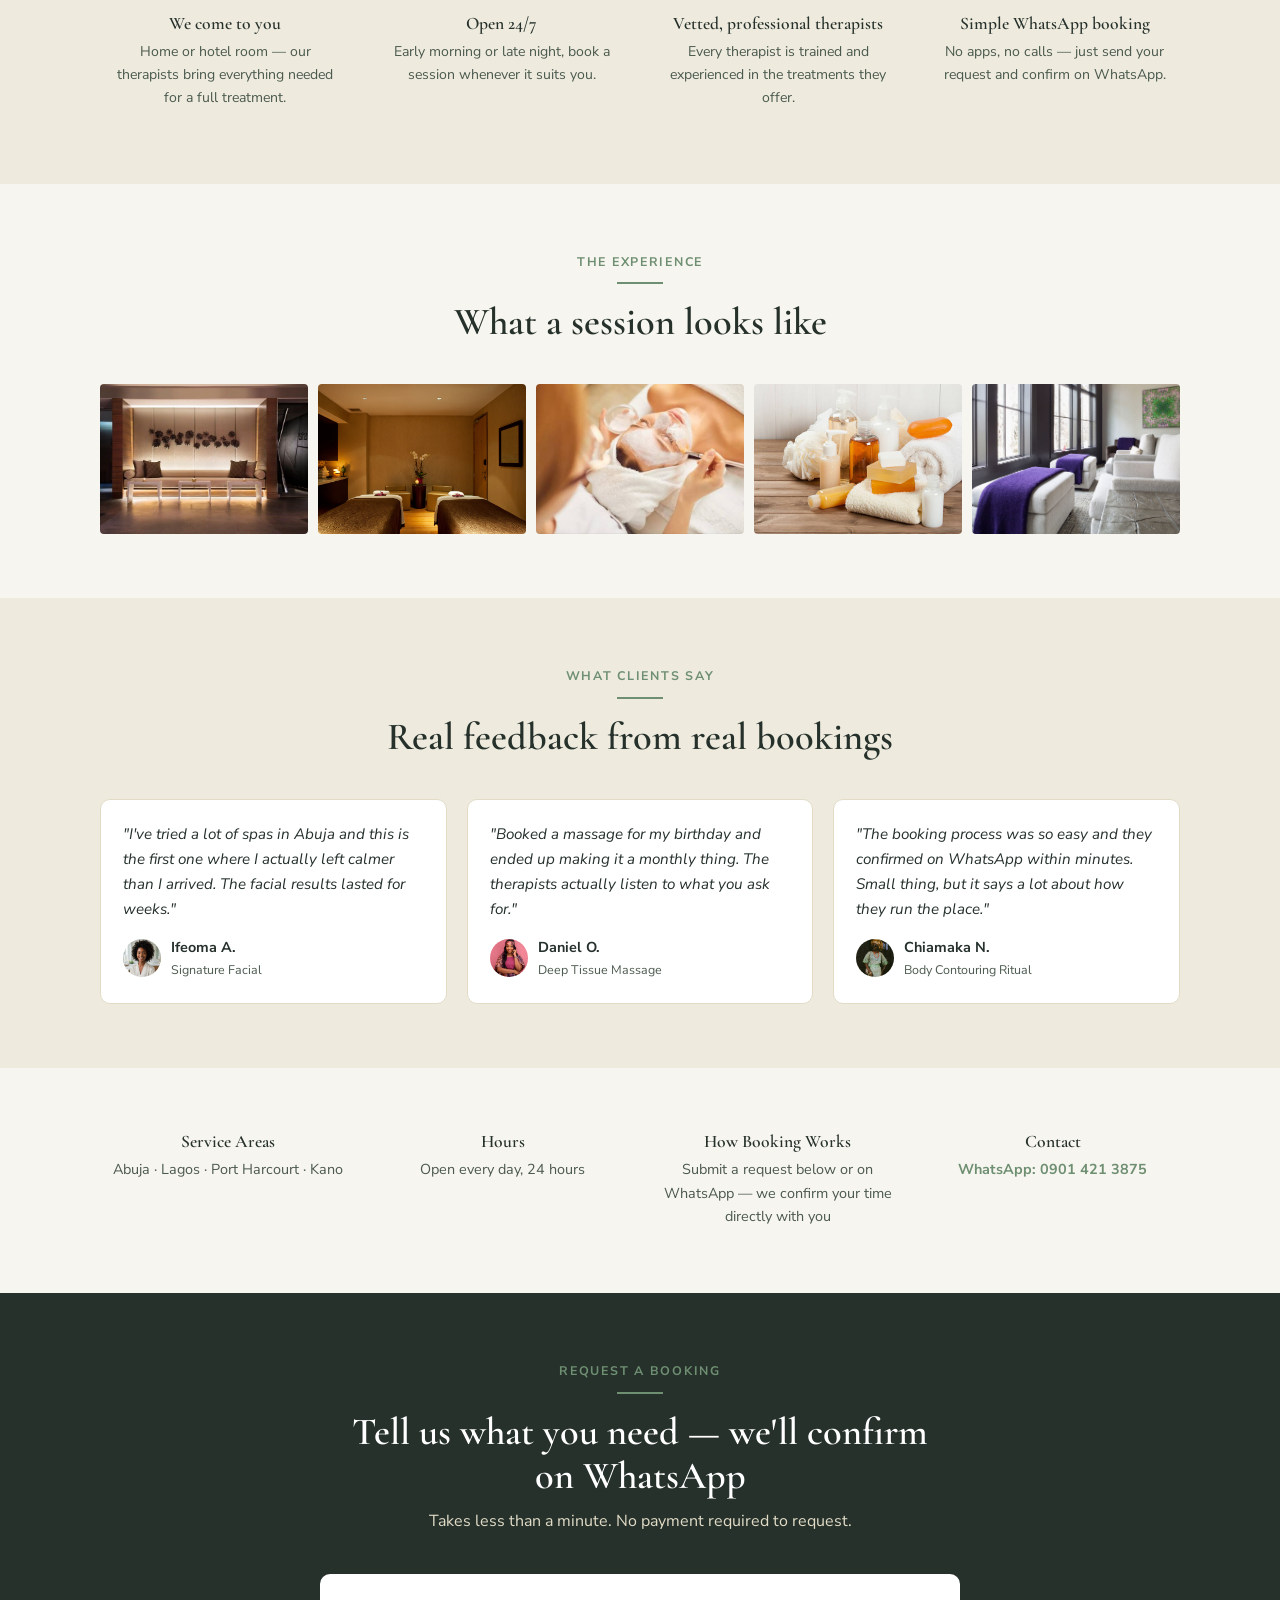
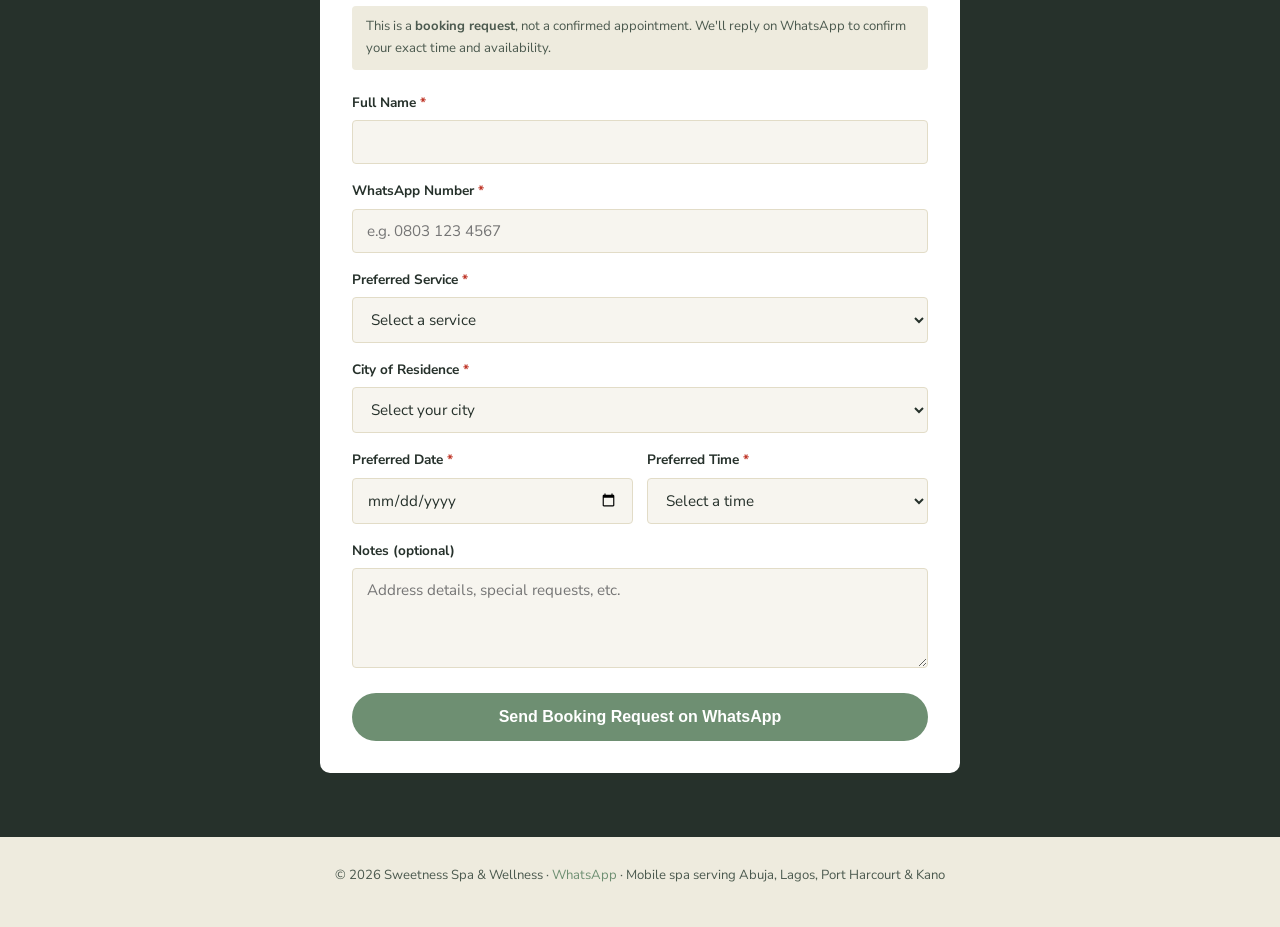
<file: landing.html>
<!DOCTYPE html>
<html lang="en">
<head>
<script>document.documentElement.classList.add('js');</script>
<meta charset="UTF-8">
<meta name="viewport" content="width=device-width, initial-scale=1.0">
<title>Sweetness Spa & Wellness — In-Home Massage & Spa, Booked in Minutes</title>
<meta name="description" content="Professional spa therapists come to your home or hotel in Abuja, Lagos, Port Harcourt & Kano. Open 24/7. Book on WhatsApp in under a minute.">
<meta name="robots" content="noindex, follow">
<!-- noindex: this is a paid-ad landing page, not meant to compete with the main site in organic search -->
<link rel="icon" type="image/x-icon" href="img/favicon.ico">
<link rel="preconnect" href="https://fonts.googleapis.com">
<link href="https://fonts.googleapis.com/css2?family=Cormorant+Garamond:wght@500;600;700&family=Nunito+Sans:wght@400;600;700;800&display=swap" rel="stylesheet">
<link rel="stylesheet" href="css/style.css">
<link rel="stylesheet" href="css/landing.css">

<!-- ============================================================
     TRACKING CONFIG — placeholders only. Real IDs go here before
     this page goes live behind paid traffic. See landing.js for
     the full pixel + conversion-event wiring that reads these.
     ============================================================ -->
<meta name="lp-meta-pixel-id" content="YOUR_META_PIXEL_ID_HERE">
<meta name="lp-snap-pixel-id" content="YOUR_SNAPCHAT_PIXEL_ID_HERE">

<!-- Meta Pixel base code (fires only if a real ID is present — see landing.js) -->
<script>
!function(f,b,e,v,n,t,s){if(f.fbq)return;n=f.fbq=function(){n.callMethod?
n.callMethod.apply(n,arguments):n.queue.push(arguments)};if(!f._fbq)f._fbq=n;
n.push=n;n.loaded=!0;n.version='2.0';n.queue=[];t=b.createElement(e);t.async=!0;
t.src=v;s=b.getElementsByTagName(e)[0];s.parentNode.insertBefore(t,s)}(window,
document,'script','https://connect.facebook.net/en_US/fbevents.js');
</script>

<!-- Snapchat Pixel base code -->
<script type='text/javascript'>
(function(e,t,n){if(e.snaptr)return;var a=e.snaptr=function(){a.handleRequest?a.handleRequest.apply(a,arguments):a.queue.push(arguments)};
a.queue=[];var s='script';var r=t.createElement(s);r.async=!0;r.src=n;var u=t.getElementsByTagName(s)[0];u.parentNode.insertBefore(r,u);})
(window,document,'https://sc-static.net/scevent.min.js');
</script>
</head>
<body class="lp-body">

<!-- ============ MINIMAL TOP BAR (no main nav — keep visitors in the funnel) ============ -->
<div class="lp-topbar">
  <img src="img/WhatsApp_Image_2026-09-09_at_16.19.24-removebg-preview.png" alt="Sweetness Spa & Wellness logo">
  <strong>Sweetness Spa & Wellness</strong>
</div>

<!-- ============ HERO ============ -->
<header class="lp-hero">
  <div class="lp-hero-inner reveal-target">
    <span class="lp-eyebrow">Mobile Spa · Open 24/7</span>
    <h1>A full spa experience, <em>at your home or hotel</em> — booked in under a minute</h1>
    <p class="lp-sub">Professional, vetted therapists bring massage, facials, body treatments and more straight to your door in Abuja, Lagos, Port Harcourt and Kano. No studio visit, no waiting room.</p>
    <div class="lp-hero-cta">
      <a href="#lp-booking-form" class="btn btn-gold" data-lp-event="cta_scroll_to_form">Request a Booking</a>
      <a href="#" class="lp-btn-whatsapp" id="lpHeroWhatsapp" data-lp-event="whatsapp_cta_click">
        <svg viewBox="0 0 24 24"><path d="M12.04 2C6.58 2 2.13 6.45 2.13 11.91c0 1.87.5 3.62 1.44 5.13L2 22l5.14-1.5a9.84 9.84 0 0 0 4.9 1.3h.01c5.46 0 9.9-4.45 9.9-9.9S17.5 2 12.04 2zm5.8 14.07c-.24.68-1.4 1.3-1.93 1.38-.5.08-1.12.11-1.8-.11-.42-.14-.95-.3-1.64-.59-2.88-1.24-4.76-4.14-4.9-4.33-.14-.2-1.17-1.55-1.17-2.96 0-1.4.74-2.09 1-2.38.26-.28.57-.35.77-.35.2 0 .4 0 .57.01.18.01.43-.07.67.51.25.6.84 2.06.92 2.21.07.15.12.33.02.52-.1.2-.16.32-.3.49-.15.17-.31.38-.44.51-.15.15-.3.31-.13.6.17.3.76 1.26 1.64 2.04 1.13 1 2.08 1.32 2.38 1.47.3.15.47.13.65-.05.18-.18.75-.86.96-1.16.2-.3.4-.25.68-.15.28.1 1.76.83 2.06.98.3.15.5.22.57.35.08.12.08.72-.16 1.4z"/></svg>
        Chat on WhatsApp
      </a>
    </div>
    <div class="lp-trust-row">
      <span><svg viewBox="0 0 24 24"><path d="M12 2L2 7l10 5 10-5-10-5zM2 17l10 5 10-5M2 12l10 5 10-5"/></svg>Vetted therapists</span>
      <span><svg viewBox="0 0 24 24"><path d="M12 8v4l3 3m6-3a9 9 0 11-18 0 9 9 0 0118 0z"/></svg>Open 24/7</span>
      <span><svg viewBox="0 0 24 24"><path d="M3 11l19-9-9 19-2-8-8-2z"/></svg>We travel to you</span>
    </div>
  </div>
</header>

<!-- ============ SERVICES ============ -->
<section class="lp-section" id="lp-services">
  <div class="lp-section-inner">
    <div class="lp-section-head reveal-target">
      <span class="lp-eyebrow">Massage Price List</span>
      <h2>Clear prices, no surprises</h2>
      <p>Every session comes to your home or hotel, with the therapist bringing everything needed.</p>
    </div>
    <div class="lp-services-grid">
      <article class="lp-service-card reveal-target">
        <img src="img/what-is-deep-tissue-massage-therapy-propel-physiotherapy.webp" alt="Deep tissue massage">
        <div class="lp-service-card-body">
          <h3>Deep Tissue Massage</h3>
          <p>Slow, firm strokes that work through tension in the neck, shoulders and back.</p>
          <div class="lp-price-row">
            <span class="lp-price">&#8358;50,000</span>
            <button type="button" class="lp-book-btn" data-service="Deep Tissue Massage">Book this</button>
          </div>
        </div>
      </article>
      <article class="lp-service-card reveal-target">
        <img src="img/treatment_room.webp" alt="Swedish massage">
        <div class="lp-service-card-body">
          <h3>Swedish Massage</h3>
          <p>Gentle, flowing strokes for full-body relaxation and better circulation.</p>
          <div class="lp-price-row">
            <span class="lp-price">&#8358;50,000</span>
            <button type="button" class="lp-book-btn" data-service="Swedish Massage">Book this</button>
          </div>
        </div>
      </article>
      <article class="lp-service-card reveal-target">
        <img src="img/spa.jpg" alt="Double hands massage">
        <div class="lp-service-card-body">
          <h3>Double Hands Massage</h3>
          <p>Two therapists working in sync for a deeper, fully immersive session.</p>
          <div class="lp-price-row">
            <span class="lp-price">&#8358;70,000</span>
            <button type="button" class="lp-book-btn" data-service="Double Hands Massage">Book this</button>
          </div>
        </div>
      </article>
      <article class="lp-service-card reveal-target">
        <img src="img/relax-room-chairs-1024x635.jpg" alt="Couple massage">
        <div class="lp-service-card-body">
          <h3>Couple Massage</h3>
          <p>Side-by-side sessions for two, perfect for partners or friends.</p>
          <div class="lp-price-row">
            <span class="lp-price">&#8358;80,000</span>
            <button type="button" class="lp-book-btn" data-service="Couple Massage">Book this</button>
          </div>
        </div>
      </article>
    </div>
    <p style="text-align:center; margin-top:28px; color:var(--charcoal-soft); font-size:.9rem;">Facials, body treatments, nails and more are also available. Ask us on WhatsApp for prices.</p>
  </div>
</section>

<!-- ============ WHY CHOOSE US ============ -->
<section class="lp-section lp-alt" id="lp-why">
  <div class="lp-section-inner">
    <div class="lp-section-head reveal-target">
      <span class="lp-eyebrow">Why Sweetness Spa</span>
      <h2>Spa-quality care, without leaving your space</h2>
    </div>
    <div class="lp-why-grid">
      <div class="lp-why-item reveal-target">
        <div class="lp-icon"><svg viewBox="0 0 24 24"><path d="M12 2a5 5 0 015 5v3h1a2 2 0 012 2v6a2 2 0 01-2 2H6a2 2 0 01-2-2v-6a2 2 0 012-2h1V7a5 5 0 015-5z"/></svg></div>
        <h3>We come to you</h3>
        <p>Home or hotel room — our therapists bring everything needed for a full treatment.</p>
      </div>
      <div class="lp-why-item reveal-target">
        <div class="lp-icon"><svg viewBox="0 0 24 24"><path d="M12 8v4l3 3m6-3a9 9 0 11-18 0 9 9 0 0118 0z"/></svg></div>
        <h3>Open 24/7</h3>
        <p>Early morning or late night, book a session whenever it suits you.</p>
      </div>
      <div class="lp-why-item reveal-target">
        <div class="lp-icon"><svg viewBox="0 0 24 24"><path d="M9 12l2 2 4-4m6 2a9 9 0 11-18 0 9 9 0 0118 0z"/></svg></div>
        <h3>Vetted, professional therapists</h3>
        <p>Every therapist is trained and experienced in the treatments they offer.</p>
      </div>
      <div class="lp-why-item reveal-target">
        <div class="lp-icon"><svg viewBox="0 0 24 24"><path d="M21 10.5c0 7-9 11.5-9 11.5S3 17.5 3 10.5a6 6 0 0112 0M9 10.5a6 6 0 0112 0"/></svg></div>
        <h3>Simple WhatsApp booking</h3>
        <p>No apps, no calls — just send your request and confirm on WhatsApp.</p>
      </div>
    </div>
  </div>
</section>

<!-- ============ GALLERY / EXPERIENCE ============ -->
<section class="lp-section" id="lp-gallery">
  <div class="lp-section-inner">
    <div class="lp-section-head reveal-target">
      <span class="lp-eyebrow">The Experience</span>
      <h2>What a session looks like</h2>
    </div>
    <div class="lp-gallery-grid">
      <img src="img/spa_reception_area.jpg" alt="Spa reception area" class="reveal-target">
      <img src="img/treatment_room.webp" alt="Treatment room" class="reveal-target">
      <img src="img/facial_treatment_in_process.jfif" alt="Facial treatment in progress" class="reveal-target">
      <img src="img/spa.jpg" alt="Spa products" class="reveal-target">
      <img src="img/relax-room-chairs-1024x635.jpg" alt="Relaxation lounge" class="reveal-target">
    </div>
  </div>
</section>

<!-- ============ TESTIMONIALS ============ -->
<section class="lp-section lp-alt" id="lp-testimonials">
  <div class="lp-section-inner">
    <div class="lp-section-head reveal-target">
      <span class="lp-eyebrow">What Clients Say</span>
      <h2>Real feedback from real bookings</h2>
    </div>
    <div class="lp-testi-grid">
      <div class="lp-testi-card reveal-target">
        <p>"I've tried a lot of spas in Abuja and this is the first one where I actually left calmer than I arrived. The facial results lasted for weeks."</p>
        <div class="lp-testi-foot">
          <img src="img/client_review_1.jfif" alt="Client portrait">
          <div><strong>Ifeoma A.</strong><span>Signature Facial</span></div>
        </div>
      </div>
      <div class="lp-testi-card reveal-target">
        <p>"Booked a massage for my birthday and ended up making it a monthly thing. The therapists actually listen to what you ask for."</p>
        <div class="lp-testi-foot">
          <img src="img/client_review_2.jpg" alt="Client portrait">
          <div><strong>Daniel O.</strong><span>Deep Tissue Massage</span></div>
        </div>
      </div>
      <div class="lp-testi-card reveal-target">
        <p>"The booking process was so easy and they confirmed on WhatsApp within minutes. Small thing, but it says a lot about how they run the place."</p>
        <div class="lp-testi-foot">
          <img src="img/client_review_3.avif" alt="Client portrait">
          <div><strong>Chiamaka N.</strong><span>Body Contouring Ritual</span></div>
        </div>
      </div>
    </div>
  </div>
</section>

<!-- ============ ADDITIONAL INFO ============ -->
<section class="lp-section" id="lp-info">
  <div class="lp-section-inner">
    <div class="lp-info-grid">
      <div class="lp-info-item reveal-target">
        <h3>Service Areas</h3>
        <p>Abuja · Lagos · Port Harcourt · Kano</p>
      </div>
      <div class="lp-info-item reveal-target">
        <h3>Hours</h3>
        <p>Open every day, 24 hours</p>
      </div>
      <div class="lp-info-item reveal-target">
        <h3>How Booking Works</h3>
        <p>Submit a request below or on WhatsApp — we confirm your time directly with you</p>
      </div>
      <div class="lp-info-item reveal-target">
        <h3>Contact</h3>
        <p><a href="https://wa.me/2349014213875" style="color:var(--gold); font-weight:700;">WhatsApp: 0901 421 3875</a></p>
      </div>
    </div>
  </div>
</section>

<!-- ============ BOOKING FORM ============ -->
<section class="lp-section lp-booking" id="lp-booking-form">
  <div class="lp-section-inner">
    <div class="lp-section-head reveal-target">
      <span class="lp-eyebrow">Request a Booking</span>
      <h2>Tell us what you need — we'll confirm on WhatsApp</h2>
      <p>Takes less than a minute. No payment required to request.</p>
    </div>

    <div class="lp-form-card reveal-target">
      <div class="lp-form-note">This is a <strong>booking request</strong>, not a confirmed appointment. We'll reply on WhatsApp to confirm your exact time and availability.</div>

      <form id="lpBookingForm" novalidate>
        <div class="lp-field">
          <label for="lpName">Full Name <span class="req">*</span></label>
          <input type="text" id="lpName" name="name" autocomplete="name" required>
          <div class="lp-field-error">Please enter your name.</div>
        </div>

        <div class="lp-field">
          <label for="lpPhone">WhatsApp Number <span class="req">*</span></label>
          <input type="tel" id="lpPhone" name="phone" autocomplete="tel" placeholder="e.g. 0803 123 4567" required>
          <div class="lp-field-error">Please enter a valid WhatsApp number.</div>
        </div>

        <div class="lp-field">
          <label for="lpService">Preferred Service <span class="req">*</span></label>
          <select id="lpService" name="service" required>
            <option value="" disabled selected>Select a service</option>
            <optgroup label="Massages">
              <option value="Deep Tissue Massage">Deep Tissue Massage — ₦50,000</option>
              <option value="Swedish Massage">Swedish Massage — ₦50,000</option>
              <option value="Double Hands Massage">Double Hands Massage — ₦70,000</option>
              <option value="Couple Massage">Couple Massage — ₦80,000</option>
            </optgroup>
            <optgroup label="Other massages (price on request)">
              <option>Hot Stone Massage</option>
              <option>Aromatherapy Massage</option>
              <option>Sports Massage</option>
              <option>Reflexology</option>
            </optgroup>
            <optgroup label="Facials">
              <option>Signature Radiance Facial</option>
              <option>Hydrating Glow Facial</option>
              <option>Anti-Aging Facial</option>
              <option>Express Facial</option>
            </optgroup>
            <optgroup label="Body">
              <option>Body Contouring Ritual</option>
              <option>Detox Body Wrap</option>
              <option>Exfoliating Salt Scrub</option>
            </optgroup>
            <optgroup label="Nails & Hair">
              <option>Classic Manicure & Pedicure</option>
              <option>Gel Manicure</option>
              <option>Luxury Spa Pedicure</option>
              <option>Blow Dry & Style</option>
              <option>Makeup Application</option>
            </optgroup>
            <option value="Not sure yet">Not sure yet — help me choose</option>
          </select>
          <div class="lp-field-error">Please choose a service.</div>
        </div>

        <div class="lp-field">
          <label for="lpCity">City of Residence <span class="req">*</span></label>
          <select id="lpCity" name="city" required>
            <option value="" disabled selected>Select your city</option>
            <option>Abuja</option>
            <option>Lagos</option>
            <option>Port Harcourt</option>
            <option>Kano</option>
          </select>
          <div class="lp-field-error">Please select your city.</div>
        </div>

        <div class="lp-field-row">
          <div class="lp-field">
            <label for="lpDate">Preferred Date <span class="req">*</span></label>
            <input type="date" id="lpDate" name="date" required>
            <div class="lp-field-error">Please choose a date (today or later).</div>
          </div>
          <div class="lp-field">
            <label for="lpTime">Preferred Time <span class="req">*</span></label>
            <select id="lpTime" name="time" required>
              <option value="" disabled selected>Select a time</option>
            </select>
            <div class="lp-field-error">Please choose a time.</div>
          </div>
        </div>

        <div class="lp-field">
          <label for="lpNotes">Notes (optional)</label>
          <textarea id="lpNotes" name="notes" rows="3" placeholder="Address details, special requests, etc."></textarea>
        </div>

        <button type="submit" class="lp-submit-btn" id="lpSubmitBtn">
          <span class="lp-submit-label">Send Booking Request on WhatsApp</span>
          <span class="lp-spinner" aria-hidden="true"></span>
        </button>
      </form>

      <div class="lp-confirmation" id="lpConfirmation" hidden>
        <svg viewBox="0 0 52 52"><circle cx="26" cy="26" r="25" fill="none" stroke="#6E8F72" stroke-width="2"/><path fill="none" stroke="#6E8F72" stroke-width="3" d="M14 27l7 7 17-17"/></svg>
        <h3>Request Sent!</h3>
        <p>Your WhatsApp app should have opened with your request pre-filled. If it didn't open automatically, tap the button below.</p>
        <a href="#" id="lpConfirmWhatsappLink" class="lp-btn-whatsapp" data-lp-event="whatsapp_cta_click">
          <svg viewBox="0 0 24 24"><path d="M12.04 2C6.58 2 2.13 6.45 2.13 11.91c0 1.87.5 3.62 1.44 5.13L2 22l5.14-1.5a9.84 9.84 0 0 0 4.9 1.3h.01c5.46 0 9.9-4.45 9.9-9.9S17.5 2 12.04 2zm5.8 14.07c-.24.68-1.4 1.3-1.93 1.38-.5.08-1.12.11-1.8-.11-.42-.14-.95-.3-1.64-.59-2.88-1.24-4.76-4.14-4.9-4.33-.14-.2-1.17-1.55-1.17-2.96 0-1.4.74-2.09 1-2.38.26-.28.57-.35.77-.35.2 0 .4 0 .57.01.18.01.43-.07.67.51.25.6.84 2.06.92 2.21.07.15.12.33.02.52-.1.2-.16.32-.3.49-.15.17-.31.38-.44.51-.15.15-.3.31-.13.6.17.3.76 1.26 1.64 2.04 1.13 1 2.08 1.32 2.38 1.47.3.15.47.13.65-.05.18-.18.75-.86.96-1.16.2-.3.4-.25.68-.15.28.1 1.76.83 2.06.98.3.15.5.22.57.35.08.12.08.72-.16 1.4z"/></svg>
          Open WhatsApp
        </a>
        <p style="margin-top:18px;"><button type="button" id="lpResetForm" style="background:none; border:none; color:var(--charcoal-soft); text-decoration:underline; cursor:pointer; font-size:.85rem;">Submit another request</button></p>
      </div>
    </div>
  </div>
</section>

<!-- ============ FOOTER ============ -->
<footer class="lp-footer">
  <p>&copy; <span id="lpYear"></span> Sweetness Spa & Wellness · <a href="https://wa.me/2349014213875">WhatsApp</a> · Mobile spa serving Abuja, Lagos, Port Harcourt & Kano</p>
</footer>

<!-- ============ STICKY MOBILE CTA ============ -->
<div class="lp-sticky-cta">
  <a href="#lp-booking-form" class="btn btn-gold" data-lp-event="cta_scroll_to_form">Book Now</a>
  <a href="#" class="lp-btn-whatsapp" id="lpStickyWhatsapp" data-lp-event="whatsapp_cta_click">WhatsApp</a>
</div>

<script src="js/landing.js"></script>
</body>
</html>
</file>
<file: css/style.css>
/* ============================================================
   SWEETNESS SPA & WELLNESS — STYLE SHEET
   ============================================================ */

:root{
  --cream:      #F7F5EF;
  --beige:      #EEEBDE;
  --beige-dark: #E2DCC7;
  --charcoal:   #26312B;
  --charcoal-soft: #4B594E;
  --gold:       #6E8F72;
  --gold-light: #93B18C;
  --nude:       #D8C9AC;
  --white:      #FFFFFF;

  --font-display: "Cormorant Garamond", Georgia, serif;
  --font-body: "Nunito Sans", Arial, sans-serif;

  --container-w: 1180px;
  --radius-sm: 4px;
  --radius-md: 10px;
  --ease: cubic-bezier(.22,.61,.36,1);
}

*,*::before,*::after{ box-sizing:border-box; }
html{ scroll-behavior:smooth; }

@media (prefers-reduced-motion: reduce){
  html{ scroll-behavior:auto; }
  *,*::before,*::after{ animation-duration:.001ms !important; animation-iteration-count:1 !important; transition-duration:.001ms !important; scroll-behavior:auto !important; }
}

html, body{ max-width:100%; overflow-x:hidden; }

body{
  margin:0;
  font-family:var(--font-body);
  color:var(--charcoal);
  background:var(--cream);
  font-size:16px;
  line-height:1.65;
  -webkit-font-smoothing:antialiased;
}

img{ max-width:100%; display:block; }
a{ color:inherit; text-decoration:none; }
ul{ list-style:none; margin:0; padding:0; }
h1,h2,h3,h4{
  font-family:var(--font-display);
  font-weight:600;
  line-height:1.15;
  margin:0 0 .5em;
  color:var(--charcoal);
}
p{ margin:0 0 1em; }
.container{
  max-width:var(--container-w);
  margin:0 auto;
  padding:0 24px;
}

:focus-visible{
  outline:2px solid var(--gold);
  outline-offset:3px;
}

/* ---------- Buttons ---------- */
.btn{
  display:inline-flex;
  align-items:center;
  gap:8px;
  padding:15px 30px;
  border-radius:2px;
  font-family:var(--font-body);
  font-size:.95rem;
  font-weight:500;
  letter-spacing:.03em;
  border:1px solid transparent;
  cursor:pointer;
  transition:transform .35s var(--ease), background .35s var(--ease), color .35s var(--ease), border-color .35s var(--ease);
  white-space:nowrap;
}
.btn-gold{
  background:var(--gold);
  color:var(--white);
}
.btn-gold:hover{
  background:var(--charcoal);
  transform:translateY(-2px);
  box-shadow:0 12px 28px rgba(110,143,114,.35);
}
.btn-outline{
  border-color:var(--charcoal);
  color:var(--charcoal);
  background:transparent;
}
.btn-outline:hover{
  background:var(--charcoal);
  color:var(--cream);
  transform:translateY(-2px);
}
.btn-outline-light{
  border-color:rgba(247,243,236,.55);
  color:var(--cream);
  background:transparent;
}
.btn-outline-light:hover{
  background:var(--cream);
  color:var(--charcoal);
  transform:translateY(-2px);
}
.icon-wa{ width:18px; height:18px; fill:currentColor; }

.text-link{
  font-size:.92rem;
  font-weight:500;
  border-bottom:1px solid currentColor;
  padding-bottom:2px;
  transition:opacity .25s var(--ease), letter-spacing .25s var(--ease);
}
.text-link:hover{ opacity:.65; letter-spacing:.02em; }

/* ============================================================
   PRELOADER — the one orchestrated entrance moment
   ============================================================ */
.preloader{
  position:fixed; inset:0; z-index:999;
  background:var(--charcoal);
  display:flex; align-items:center; justify-content:center;
  transition:opacity .7s var(--ease), visibility .7s var(--ease);
}
.preloader-mark{
  font-family:var(--font-display);
  font-size:2.6rem;
  color:var(--gold-light);
  opacity:0;
  animation:markIn 1.1s var(--ease) forwards;
}
@keyframes markIn{
  0%{ opacity:0; letter-spacing:.5em; }
  100%{ opacity:1; letter-spacing:.05em; }
}
.preloader.done{ opacity:0; visibility:hidden; }

/* ============================================================
   HEADER / NAV
   ============================================================ */
.site-header{
  position:fixed; top:0; left:0; right:0; z-index:100;
  padding:22px 0;
  transition:padding .4s var(--ease), background .4s var(--ease), box-shadow .4s var(--ease);
}
.site-header.scrolled{
  padding:12px 0;
  background:rgba(247,243,236,.92);
  backdrop-filter:blur(8px);
  box-shadow:0 1px 0 rgba(38,49,41,.08);
}
.header-inner{
  display:flex; align-items:center; justify-content:space-between;
}
.brand{ display:flex; align-items:center; gap:10px; }
.brand-logo{ height:66px; width:auto; }
.brand-name{
  font-family:var(--font-display);
  font-size:1.25rem;
  font-weight:600;
  letter-spacing:.01em;
}
.brand-name em{ font-style:normal; color:var(--gold); }

.main-nav{ display:flex; align-items:center; gap:36px; }
.main-nav ul{ display:flex; gap:30px; }
.main-nav a:not(.btn){
  position:relative;
  font-size:.95rem;
  padding:4px 0;
}
.main-nav a:not(.btn)::after{
  content:"";
  position:absolute; left:0; bottom:0;
  width:0; height:1px;
  background:var(--gold);
  transition:width .3s var(--ease);
}
.main-nav a:not(.btn):hover::after,
.main-nav a.active::after{ width:100%; }
.main-nav a.active{ color:var(--gold); }
.nav-cta{ padding:11px 22px; font-size:.88rem; }

.hamburger{
  display:none;
  flex-direction:column;
  justify-content:center;
  gap:5px;
  width:30px; height:30px;
  background:none; border:none; cursor:pointer;
  padding:0;
}
.hamburger span{
  display:block; height:1.5px; width:100%;
  background:var(--charcoal);
  transition:transform .35s var(--ease), opacity .35s var(--ease);
}
.hamburger.open span:nth-child(1){ transform:translateY(6.5px) rotate(45deg); }
.hamburger.open span:nth-child(2){ opacity:0; }
.hamburger.open span:nth-child(3){ transform:translateY(-6.5px) rotate(-45deg); }

/* ============================================================
   HERO
   ============================================================ */
.hero{
  position:relative;
  min-height:100vh;
  display:flex;
  align-items:flex-end;
  overflow:hidden;
  color:var(--cream);
}
.hero-media{
  position:absolute; inset:0;
  overflow:hidden;
}
.hero-img{
  width:100%; height:100%;
  object-fit:cover;
  transform:scale(1.12);
  animation:kenburns 16s ease-out forwards;
}
@keyframes kenburns{
  0%{ transform:scale(1.12); }
  100%{ transform:scale(1); }
}
.hero-overlay{
  position:absolute; inset:0;
  background:linear-gradient(180deg, rgba(38,49,41,.35) 0%, rgba(38,49,41,.55) 65%, rgba(38,49,41,.82) 100%);
}
.hero::after{
  content:"";
  position:absolute; left:0; right:0; bottom:-1px; height:70px;
  background-image:url("data:image/svg+xml,%3Csvg xmlns='http://www.w3.org/2000/svg' viewBox='0 0 1440 120' preserveAspectRatio='none'%3E%3Cpath d='M0,64 C240,120 480,0 720,32 C960,64 1200,112 1440,48 L1440,120 L0,120 Z' fill='%23F7F5EF'/%3E%3C/svg%3E");
  background-size:100% 100%;
  z-index:1;
  pointer-events:none;
}
.hero-content{
  position:relative; z-index:2;
  padding-bottom:9vh;
  max-width:720px;
}
.eyebrow{
  font-size:.85rem;
  letter-spacing:.08em;
  color:var(--nude);
  margin-bottom:18px;
}
.hero-title{ margin-bottom:22px; }
.hero-title .line{
  display:block;
  font-size:clamp(2.4rem, 6vw, 4.4rem);
  font-weight:500;
  overflow:hidden;
}
.hero-sub{
  font-size:1.08rem;
  max-width:520px;
  color:rgba(247,243,236,.88);
}
.hero-actions{ display:flex; flex-wrap:wrap; gap:16px; margin-top:8px; }

/* reveal-on-load items (hero only — the single orchestrated moment) */
.reveal-item{
  opacity:0;
  transform:translateY(22px);
  animation:revealUp .9s var(--ease) forwards;
}
.reveal-item[data-reveal="1"]{ animation-delay:.35s; }
.reveal-item[data-reveal="2"]{ animation-delay:.5s; }
.reveal-item[data-reveal="3"]{ animation-delay:.68s; }
.reveal-item[data-reveal="4"]{ animation-delay:.9s; }
.reveal-item[data-reveal="5"]{ animation-delay:1.08s; }
.hero-title .line[data-reveal]{ opacity:0; transform:translateY(100%); animation:revealUp .9s var(--ease) forwards; }
@keyframes revealUp{
  to{ opacity:1; transform:translateY(0); }
}

.hero-scroll-cue{
  position:absolute; bottom:26px; right:32px; z-index:2;
  display:flex; align-items:center; gap:10px;
  font-size:.78rem; letter-spacing:.08em;
  color:rgba(247,243,236,.75);
}
.hero-scroll-cue span{
  width:1px; height:34px;
  background:rgba(247,243,236,.5);
  position:relative;
  overflow:hidden;
}
.hero-scroll-cue span::after{
  content:"";
  position:absolute; left:0; top:-100%;
  width:100%; height:100%;
  background:var(--gold-light);
  animation:cueMove 2s ease-in-out infinite;
}
@keyframes cueMove{
  0%{ top:-100%; } 50%{ top:0; } 100%{ top:100%; }
}

/* ============================================================
   INTRO STRIP
   ============================================================ */
.intro{ padding:96px 0 60px; }
.intro-grid{
  display:grid;
  grid-template-columns:1fr 1fr;
  gap:60px;
  align-items:start;
}
.intro-lead{
  font-family:var(--font-display);
  font-size:clamp(1.5rem, 2.6vw, 2rem);
  font-weight:500;
  line-height:1.4;
  color:var(--charcoal-soft);
}
.intro-copy{ font-size:1rem; color:var(--charcoal-soft); padding-top:6px; }

/* ============================================================
   MARQUEE
   ============================================================ */
.marquee{
  border-top:1px solid rgba(38,49,41,.12);
  border-bottom:1px solid rgba(38,49,41,.12);
  overflow:hidden;
  padding:22px 0;
  background:var(--beige);
}
.marquee-track{
  display:flex;
  width:max-content;
  gap:22px;
  font-family:var(--font-display);
  font-size:1.3rem;
  color:var(--gold);
  white-space:nowrap;
  animation:marqueeScroll 32s linear infinite;
}
.marquee-track span:nth-child(odd){ color:var(--charcoal); font-weight:400; }
@keyframes marqueeScroll{
  from{ transform:translateX(0); }
  to{ transform:translateX(-50%); }
}

/* ============================================================
   SECTION GENERIC
   ============================================================ */
.section{ padding:100px 0; }
.section-head{
  display:flex; align-items:flex-end; justify-content:space-between;
  gap:20px; margin-bottom:52px;
}
.section-head h2{ margin-bottom:0; }
h2{ font-size:clamp(1.9rem, 3.4vw, 2.6rem); }
h2::before{
  content:"";
  display:block;
  width:46px;
  height:2px;
  background:var(--gold);
  margin-bottom:16px;
}
.center::before,
.final-cta h2::before{ margin-left:auto; margin-right:auto; }
.testimonials h2::before{ background:var(--gold-light); }
.center{ text-align:center; }

/* ============================================================
   SERVICES PREVIEW
   ============================================================ */
.service-list{ display:flex; flex-direction:column; }
.service-row{
  display:grid;
  grid-template-columns:200px 1fr;
  gap:36px;
  padding:34px 0;
  border-top:1px solid rgba(38,49,41,.14);
  align-items:center;
}
.service-list .service-row:last-child{ border-bottom:1px solid rgba(38,49,41,.14); }
.service-row-media{
  overflow:hidden;
  border-radius:var(--radius-sm);
  aspect-ratio:4/3.2;
}
.service-row-media img{
  width:100%; height:100%; object-fit:cover;
  transition:transform .7s var(--ease);
}
.service-row:hover .service-row-media img{ transform:scale(1.06); }
.service-row-body h3{ font-size:1.4rem; margin-bottom:8px; }
.service-row-body p{
  color:var(--charcoal-soft);
  max-width:520px;
  margin-bottom:14px;
}
.service-row-foot{ display:flex; align-items:center; gap:26px; }
.service-row-foot .duration{ font-family:var(--font-body); font-size:.92rem; font-weight:500; color:var(--gold); }
.price{ font-family:var(--font-display); font-size:1.15rem; color:var(--gold); }
.price small{ font-family:var(--font-body); font-size:.8rem; color:var(--charcoal-soft); }

/* ============================================================
   WHY US
   ============================================================ */
.why-us{ background:var(--beige); }
.why-grid{
  display:grid;
  grid-template-columns:1.1fr .9fr;
  gap:70px;
}
.why-list{ margin-top:30px; display:flex; flex-direction:column; gap:26px; }
.why-list h4{ font-size:1.1rem; margin-bottom:4px; }
.why-list p{ color:var(--charcoal-soft); margin-bottom:0; max-width:440px; }

.why-stats{
  display:grid;
  grid-template-columns:1fr 1fr;
  gap:1px;
  background:rgba(38,49,41,.14);
  border:1px solid rgba(38,49,41,.14);
  align-self:start;
}
.stat{
  background:var(--beige);
  padding:34px 26px;
}
.stat-number{
  font-family:var(--font-display);
  font-size:2.6rem;
  color:var(--charcoal);
}
.stat-suffix{
  font-family:var(--font-display);
  font-size:2.6rem;
  color:var(--gold);
}
.stat p{ margin:6px 0 0; font-size:.88rem; color:var(--charcoal-soft); }

/* ============================================================
   GALLERY PREVIEW
   ============================================================ */
.gallery-grid{
  display:grid;
  grid-template-columns:repeat(4, 1fr);
  grid-auto-rows:200px;
  gap:14px;
}
.gallery-item{
  position:relative;
  overflow:hidden;
  border-radius:var(--radius-sm);
}
.gallery-item.span-2{ grid-column:span 2; grid-row:span 2; }
.gallery-item img{
  width:100%; height:100%; object-fit:cover;
  transition:transform .7s var(--ease), filter .5s var(--ease);
}
.gallery-item::after{
  content:"";
  position:absolute; inset:0;
  background:rgba(38,49,41,0);
  transition:background .4s var(--ease);
}
.gallery-item:hover::after{ background:rgba(38,49,41,.12); }
.gallery-item:hover img{ transform:scale(1.08); }

/* ============================================================
   TESTIMONIALS
   ============================================================ */
.testimonials{ background:var(--charcoal); color:var(--cream); }
.testimonials h2{ color:var(--cream); margin-bottom:50px; }
.testi-slider{ max-width:720px; margin:0 auto; text-align:center; overflow:hidden; }
.testi-track{
  display:flex;
  transition:transform .6s var(--ease);
}
.testi-slide{
  min-width:100%;
  margin:0;
  padding:0 10px;
}
.testi-slide p{
  font-family:var(--font-display);
  font-size:clamp(1.15rem, 2.2vw, 1.5rem);
  font-weight:500;
  line-height:1.5;
  color:var(--cream);
  margin-bottom:30px;
}
.testi-slide footer{
  display:flex; align-items:center; justify-content:center; gap:14px;
}
.testi-slide footer img{
  width:46px; height:46px; border-radius:50%; object-fit:cover;
}
.testi-slide footer div{ text-align:left; font-size:.85rem; }
.testi-slide footer strong{ display:block; color:var(--gold-light); }
.testi-slide footer span{ color:rgba(247,243,236,.65); }

.testi-controls{
  display:flex; align-items:center; justify-content:center;
  gap:22px; margin-top:36px;
}
.testi-controls button{
  background:none; border:1px solid rgba(247,243,236,.35);
  color:var(--cream);
  width:40px; height:40px; border-radius:50%;
  cursor:pointer;
  transition:background .3s var(--ease), border-color .3s var(--ease);
  font-size:1rem;
}
.testi-controls button:hover{ background:var(--gold); border-color:var(--gold); }
.testi-dots{ display:flex; gap:8px; }
.testi-dots button{
  width:7px; height:7px; border-radius:50%; padding:0;
  border:none; background:rgba(247,243,236,.35);
}
.testi-dots button.active{ background:var(--gold-light); }

/* ============================================================
   LOCATION PREVIEW
   ============================================================ */
.location-grid{
  display:grid;
  grid-template-columns:1fr 1fr;
  gap:60px;
  align-items:center;
}
.location-media{ border-radius:var(--radius-sm); overflow:hidden; }
.location-details{ margin:26px 0 32px; display:flex; flex-direction:column; gap:18px; }
.location-details li{ display:flex; gap:14px; align-items:flex-start; }
.location-details .icon{ width:20px; height:20px; fill:var(--gold); flex-shrink:0; margin-top:2px; }
.location-details span{ color:var(--charcoal-soft); }

/* ============================================================
   FINAL CTA
   ============================================================ */
.final-cta{
  background:var(--gold);
  color:var(--white);
  padding:110px 0;
  text-align:center;
}
.final-cta h2{ color:var(--white); margin-bottom:12px; }
.final-cta p{ color:rgba(255,255,255,.85); font-size:1.05rem; margin-bottom:34px; }
.final-cta .hero-actions{ justify-content:center; }
.final-cta .btn-gold{ background:var(--charcoal); }
.final-cta .btn-gold:hover{ background:var(--white); color:var(--charcoal); }

/* ============================================================
   FOOTER
   ============================================================ */
.site-footer{ background:var(--charcoal); color:rgba(247,243,236,.75); padding:80px 0 0; }
.footer-grid{
  display:grid;
  grid-template-columns:1.4fr 1fr 1fr 1fr;
  gap:40px;
  padding-bottom:60px;
  border-bottom:1px solid rgba(247,243,236,.12);
}
.footer-grid > *{ min-width:0; }
.footer-brand .brand-name{ color:var(--cream); }
.footer-brand p{ margin-top:14px; font-size:.9rem; max-width:260px; }
.footer-col h5{
  font-family:var(--font-body);
  color:var(--cream);
  font-size:.85rem;
  letter-spacing:.06em;
  margin-bottom:18px;
}
.footer-col{ display:flex; flex-direction:column; gap:11px; font-size:.92rem; min-width:0; }
.footer-col a{ overflow-wrap:anywhere; }
.footer-col a:hover{ color:var(--gold-light); }
.social-row{ display:flex; gap:12px; }
.social-row a{
  width:36px; height:36px; border-radius:50%;
  border:1px solid rgba(247,243,236,.25);
  display:flex; align-items:center; justify-content:center;
  font-size:.72rem;
  transition:background .3s var(--ease), border-color .3s var(--ease);
}
.social-row a:hover{ background:var(--gold); border-color:var(--gold); }
.footer-bottom{ padding:26px 0; text-align:center; font-size:.82rem; }

/* ============================================================
   FLOATING WHATSAPP BUTTON
   ============================================================ */
.whatsapp-float{
  position:fixed; bottom:26px; right:26px; z-index:90;
  width:58px; height:58px; border-radius:50%;
  background:#25D366;
  display:flex; align-items:center; justify-content:center;
  box-shadow:0 8px 24px rgba(37,211,102,.4);
  transition:transform .3s var(--ease);
}
.whatsapp-float svg{ width:30px; height:30px; fill:var(--white); }
.whatsapp-float::before{
  content:"";
  position:absolute; inset:0;
  border-radius:50%;
  background:#25D366;
  animation:pulse 2.4s ease-out infinite;
  z-index:-1;
}
@keyframes pulse{
  0%{ transform:scale(1); opacity:.6; }
  100%{ transform:scale(1.9); opacity:0; }
}
.whatsapp-float:hover{ transform:scale(1.08); }

/* ============================================================
   PAGE HERO (About / Services / Gallery / Booking / Contact)
   ============================================================ */
.page-hero{
  position:relative;
  margin-top:0;
  min-height:52vh;
  display:flex;
  align-items:flex-end;
  overflow:hidden;
  color:var(--cream);
}
.page-hero-media{ position:absolute; inset:0; }
.page-hero-media img{ width:100%; height:100%; object-fit:cover; }
.page-hero-overlay{
  position:absolute; inset:0;
  background:linear-gradient(180deg, rgba(38,49,41,.45) 0%, rgba(38,49,41,.72) 100%);
}
.page-hero::after{
  content:"";
  position:absolute; left:0; right:0; bottom:-1px; height:60px;
  background-image:url("data:image/svg+xml,%3Csvg xmlns='http://www.w3.org/2000/svg' viewBox='0 0 1440 120' preserveAspectRatio='none'%3E%3Cpath d='M0,64 C240,120 480,0 720,32 C960,64 1200,112 1440,48 L1440,120 L0,120 Z' fill='%23F7F5EF'/%3E%3C/svg%3E");
  background-size:100% 100%;
  z-index:1;
  pointer-events:none;
}
.page-hero-content{ position:relative; z-index:2; padding-bottom:64px; max-width:760px; }
.page-hero-content h1{ color:var(--cream); font-size:clamp(2rem, 4.4vw, 3.1rem); margin-bottom:0; }
.page-hero .eyebrow{ color:var(--nude); }

/* ============================================================
   ABOUT — STORY
   ============================================================ */
.story-grid{
  display:grid;
  grid-template-columns:.85fr 1.15fr;
  gap:70px;
  align-items:center;
}
.story-media{ border-radius:var(--radius-sm); overflow:hidden; }
.story-body h2{ font-size:clamp(1.6rem, 2.8vw, 2.2rem); margin:10px 0 20px; }
.story-body p{ color:var(--charcoal-soft); }

/* ============================================================
   ABOUT — MISSION
   ============================================================ */
.mission{ background:var(--beige); }
.mission-head{ max-width:560px; margin-bottom:50px; }
.mission-head h2{ margin-top:10px; }
.mission-grid{
  display:grid;
  grid-template-columns:repeat(3, 1fr);
  gap:1px;
  background:rgba(38,49,41,.14);
  border:1px solid rgba(38,49,41,.14);
}
.mission-card{
  background:var(--beige);
  padding:40px 34px;
}
.mission-card h3{ font-size:1.2rem; margin-bottom:12px; color:var(--gold); }
.mission-card p{ color:var(--charcoal-soft); margin-bottom:0; }

/* ============================================================
   ABOUT — DIFFERENCE
   ============================================================ */
.difference-grid{
  display:grid;
  grid-template-columns:.85fr 1.15fr;
  gap:70px;
}
.difference-copy h2{ font-size:clamp(1.6rem, 2.8vw, 2.2rem); margin:10px 0 16px; }
.difference-copy p{ color:var(--charcoal-soft); max-width:380px; }
.difference-list{ display:flex; flex-direction:column; }
.difference-item{
  display:grid;
  grid-template-columns:56px 1fr;
  gap:20px;
  padding:26px 0;
  border-top:1px solid rgba(38,49,41,.14);
}
.difference-list .difference-item:last-child{ border-bottom:1px solid rgba(38,49,41,.14); }
.difference-index{
  font-family:var(--font-display);
  font-size:1.3rem;
  color:var(--gold);
}
.difference-item h4{ font-size:1.05rem; margin-bottom:6px; }
.difference-item p{ color:var(--charcoal-soft); margin-bottom:0; }

/* ============================================================
   ABOUT — TEAM
   ============================================================ */
.team-sub{ color:var(--charcoal-soft); margin-bottom:0; max-width:320px; }
.team-grid{
  display:grid;
  grid-template-columns:repeat(3, 1fr);
  gap:28px;
}
.team-card img{
  width:100%; aspect-ratio:5/6; object-fit:cover;
  border-radius:var(--radius-sm);
  margin-bottom:18px;
  transition:transform .6s var(--ease);
}
.team-card:hover img{ transform:translateY(-6px); }
.team-card h4{ font-size:1.05rem; margin-bottom:2px; }
.team-card span{ font-size:.85rem; color:var(--charcoal-soft); }

/* ============================================================
   SERVICES — FILTER BAR
   ============================================================ */
.filter-bar{
  position:sticky; top:0; z-index:50;
  background:rgba(247,243,236,.94);
  backdrop-filter:blur(8px);
  border-bottom:1px solid rgba(38,49,41,.12);
  padding:18px 0;
}
.filter-row{
  display:flex;
  gap:10px;
  overflow-x:auto;
  scrollbar-width:none;
}
.filter-row::-webkit-scrollbar{ display:none; }
.filter-btn{
  flex:0 0 auto;
  padding:9px 20px;
  border-radius:20px;
  border:1px solid rgba(38,49,41,.22);
  background:transparent;
  color:var(--charcoal-soft);
  font-family:var(--font-body);
  font-size:.88rem;
  cursor:pointer;
  transition:background .3s var(--ease), color .3s var(--ease), border-color .3s var(--ease);
  white-space:nowrap;
}
.filter-btn:hover{ border-color:var(--gold); color:var(--charcoal); }
.filter-btn.active{ background:var(--charcoal); border-color:var(--charcoal); color:var(--cream); }

/* ============================================================
   SERVICES — CATEGORY SECTIONS & CARDS
   ============================================================ */
.service-category{ padding:80px 0; }
.service-category.alt{ background:var(--beige); }
.category-title{ margin-bottom:36px; }

.service-cards{
  display:grid;
  grid-template-columns:repeat(4, 1fr);
  gap:26px;
}
.service-card{
  background:var(--cream);
  border:1px solid rgba(38,49,41,.12);
  border-radius:var(--radius-sm);
  overflow:hidden;
  display:flex;
  flex-direction:column;
  transition:opacity .35s var(--ease), transform .35s var(--ease), box-shadow .35s var(--ease);
}
.service-category.alt .service-card{ background:var(--beige); }
.service-card:hover{
  transform:translateY(-5px);
  box-shadow:0 20px 40px rgba(38,49,41,.12), 0 0 0 1px rgba(110,143,114,.18);
}
.service-card-media{ aspect-ratio:5/4; overflow:hidden; }
.service-card-media img{
  width:100%; height:100%; object-fit:cover;
  transition:transform .6s var(--ease);
}
.service-card:hover .service-card-media img{ transform:scale(1.07); }
.service-card-body{ padding:22px; display:flex; flex-direction:column; flex:1; }
.service-card-body h3{ font-size:1.08rem; margin-bottom:8px; }
.service-card-body p{
  font-size:.9rem;
  color:var(--charcoal-soft);
  flex:1;
}
.service-card-meta{
  display:flex; justify-content:space-between; align-items:baseline;
  margin-bottom:16px;
  padding-top:12px;
  border-top:1px solid rgba(38,49,41,.12);
}
.service-card-meta .duration{ font-size:.82rem; color:var(--charcoal-soft); }
.service-card-meta .price{ font-family:var(--font-display); font-size:1.15rem; color:var(--gold); }
.btn-block{ width:100%; justify-content:center; padding:12px 20px; font-size:.86rem; }

/* filter animation state */
.service-card.is-hidden{
  display:none;
}

/* ============================================================
   GALLERY — MASONRY GRID
   ============================================================ */
.gallery-full{ padding-top:70px; }
.masonry{
  display:grid;
  grid-template-columns:repeat(4, 1fr);
  grid-auto-rows:190px;
  gap:16px;
}
.masonry-item{
  position:relative;
  overflow:hidden;
  border-radius:var(--radius-sm);
  border:none;
  padding:0;
  cursor:pointer;
  background:none;
  grid-row:span 1;
}
.masonry-item.tall{ grid-row:span 2; }
.masonry-item.wide{ grid-column:span 2; }
.masonry-item img{
  width:100%; height:100%; object-fit:cover;
  transition:transform .7s var(--ease);
}
.masonry-item::after{
  content:"";
  position:absolute; inset:0;
  background:rgba(38,49,41,0);
  transition:background .4s var(--ease);
}
.masonry-item::before{
  content:"\\2295";
  position:absolute; top:50%; left:50%;
  transform:translate(-50%,-50%) scale(.6);
  color:var(--cream);
  font-size:1.6rem;
  opacity:0;
  transition:opacity .35s var(--ease), transform .35s var(--ease);
  z-index:1;
}
.masonry-item:hover::after{ background:rgba(38,49,41,.28); }
.masonry-item:hover::before{ opacity:1; transform:translate(-50%,-50%) scale(1); }
.masonry-item:hover img{ transform:scale(1.08); }
.masonry-item.is-hidden{ display:none; }

/* ============================================================
   LIGHTBOX
   ============================================================ */
.lightbox{
  position:fixed; inset:0; z-index:200;
  background:rgba(20,16,14,.94);
  display:flex; align-items:center; justify-content:center;
  opacity:0; visibility:hidden;
  transition:opacity .35s var(--ease), visibility .35s var(--ease);
  padding:40px;
}
.lightbox.open{ opacity:1; visibility:visible; }
.lightbox-figure{
  max-width:min(920px, 88vw);
  max-height:86vh;
  margin:0;
  text-align:center;
  transform:scale(.94);
  opacity:0;
  transition:transform .4s var(--ease), opacity .4s var(--ease);
}
.lightbox.open .lightbox-figure{ transform:scale(1); opacity:1; }
.lightbox-figure img{
  max-width:100%; max-height:76vh;
  width:auto; margin:0 auto;
  border-radius:var(--radius-sm);
}
.lightbox-figure figcaption{
  color:var(--nude);
  font-size:.92rem;
  margin-top:16px;
  letter-spacing:.02em;
}
.lightbox-close, .lightbox-nav{
  position:absolute;
  background:none; border:none;
  color:var(--cream);
  cursor:pointer;
  transition:opacity .25s var(--ease), transform .25s var(--ease);
}
.lightbox-close:hover, .lightbox-nav:hover{ opacity:.65; }
.lightbox-close{ top:26px; right:32px; font-size:2rem; line-height:1; }
.lightbox-nav{ top:50%; transform:translateY(-50%); font-size:1.8rem; padding:10px; }
.lightbox-nav:hover{ transform:translateY(-50%) scale(1.15); }
.lightbox-nav.prev{ left:20px; }
.lightbox-nav.next{ right:20px; }

/* ============================================================
   BOOKING PAGE
   ============================================================ */
.page-hero.small{ min-height:38vh; }

.booking-grid{
  display:grid;
  grid-template-columns:1.5fr 1fr;
  gap:50px;
  align-items:start;
}

.booking-card{
  background:var(--beige);
  border:1px solid rgba(38,49,41,.12);
  border-radius:var(--radius-md);
  padding:44px;
  position:relative;
}

.booking-form{ display:flex; flex-direction:column; gap:22px; }
.form-row{ display:flex; flex-direction:column; gap:8px; }
.form-row.two-col{
  display:grid;
  grid-template-columns:1fr 1fr;
  gap:22px;
}
.form-row.two-col > div{ display:flex; flex-direction:column; gap:8px; }

label{
  font-size:.88rem;
  font-weight:500;
  color:var(--charcoal);
}
.req{ color:var(--gold); }
.optional{ color:var(--charcoal-soft); font-weight:400; font-size:.82rem; }

input, select, textarea{
  font-family:var(--font-body);
  font-size:.96rem;
  color:var(--charcoal);
  background:var(--cream);
  border:1px solid rgba(38,49,41,.2);
  border-radius:var(--radius-sm);
  padding:13px 15px;
  transition:border-color .3s var(--ease), box-shadow .3s var(--ease);
  width:100%;
}
input:focus, select:focus, textarea:focus{
  outline:none;
  border-color:var(--gold);
  box-shadow:0 0 0 3px rgba(166,130,79,.15);
}
textarea{ resize:vertical; min-height:100px; font-family:var(--font-body); }

.submit-btn{ margin-top:8px; }
.form-note{
  font-size:.82rem;
  color:var(--charcoal-soft);
  text-align:center;
  margin:0;
}

/* field validity feedback */
.form-row.invalid input,
.form-row.invalid select{
  border-color:#B3554A;
  box-shadow:0 0 0 3px rgba(179,85,74,.12);
}

/* ---------- Confirmation state ---------- */
.booking-confirmation{
  text-align:center;
  padding:20px 10px;
  display:flex;
  flex-direction:column;
  align-items:center;
  gap:6px;
}
.booking-confirmation h3{ margin-top:10px; }
.booking-confirmation p{ color:var(--charcoal-soft); max-width:400px; margin-bottom:14px; }
.booking-confirmation .btn{ margin-bottom:10px; }
.reset-form{ background:none; border:none; cursor:pointer; font-family:var(--font-body); }

.confirm-check{ width:76px; height:76px; }
.confirm-circle{
  fill:none;
  stroke:var(--gold);
  stroke-width:2.5;
  stroke-dasharray:182;
  stroke-dashoffset:182;
  animation:circleDraw .6s var(--ease) forwards;
}
.confirm-tick{
  fill:none;
  stroke:var(--gold);
  stroke-width:3.5;
  stroke-linecap:round;
  stroke-linejoin:round;
  stroke-dasharray:40;
  stroke-dashoffset:40;
  animation:tickDraw .4s var(--ease) forwards .55s;
}
@keyframes circleDraw{ to{ stroke-dashoffset:0; } }
@keyframes tickDraw{ to{ stroke-dashoffset:0; } }

/* ---------- Aside ---------- */
.booking-aside{ display:flex; flex-direction:column; gap:28px; position:sticky; top:100px; }
.aside-block{
  background:var(--cream);
  border:1px solid rgba(38,49,41,.12);
  border-radius:var(--radius-md);
  padding:30px;
}
.aside-block h3{ font-size:1.1rem; margin-bottom:14px; }
.aside-block p{ color:var(--charcoal-soft); font-size:.92rem; }

.steps-list{ display:flex; flex-direction:column; gap:16px; padding:0; margin:0; }
.steps-list li{
  list-style:none;
  display:flex;
  gap:14px;
  align-items:flex-start;
  font-size:.92rem;
  color:var(--charcoal-soft);
}
.steps-list span{
  flex-shrink:0;
  width:26px; height:26px;
  border-radius:50%;
  background:var(--gold);
  color:var(--white);
  font-family:var(--font-display);
  font-size:.85rem;
  display:flex; align-items:center; justify-content:center;
}

.hours-list{ display:flex; flex-direction:column; gap:10px; padding:0; margin:0; }
.hours-list li{
  list-style:none;
  display:flex; justify-content:space-between;
  font-size:.9rem;
  color:var(--charcoal-soft);
  padding-bottom:10px;
  border-bottom:1px solid rgba(38,49,41,.1);
}
.hours-list li:last-child{ border-bottom:none; padding-bottom:0; }
.hours-list li span:first-child{ color:var(--charcoal); font-weight:500; }

/* ============================================================
   CONTACT PAGE
   ============================================================ */
.contact-info-list{
  display:flex; flex-direction:column; gap:16px;
  padding:0; margin:0 0 20px;
}
.contact-info-list li{
  list-style:none;
  display:flex; gap:12px; align-items:flex-start;
  font-size:.92rem;
  color:var(--charcoal-soft);
}
.contact-info-list .icon{ width:18px; height:18px; fill:var(--gold); flex-shrink:0; margin-top:2px; }
.contact-info-list a{ color:var(--charcoal-soft); transition:color .25s var(--ease); }
.contact-info-list a:hover{ color:var(--gold); }

.social-row-dark a{
  border-color:rgba(38,49,41,.2);
  color:var(--charcoal);
}
.social-row-dark a:hover{ background:var(--gold); border-color:var(--gold); color:var(--white); }

.map-section{ line-height:0; }
.map-section iframe{
  width:100%;
  height:420px;
  border:0;
  filter:grayscale(.15) contrast(1.02);
}

/* ============================================================
   SCROLL REVEAL (progressive enhancement — only when JS runs)
   ============================================================ */
html.js .reveal-target{
  opacity:0;
  transform:translateY(30px);
  transition:opacity .8s var(--ease), transform .8s var(--ease);
}
html.js .service-card.reveal-target{
  transition:opacity .8s var(--ease), transform .5s var(--ease), box-shadow .35s var(--ease);
}
html.js .reveal-target.in-view{
  opacity:1;
  transform:translateY(0);
}

@media (prefers-reduced-motion: reduce){
  html.js .reveal-target{ opacity:1; transform:none; transition:none; }
}

/* ============================================================
   DECORATIVE FLOATING LEAVES (injected via JS into heroes)
   ============================================================ */
.decor-leaf{
  position:absolute;
  pointer-events:none;
  z-index:1;
  animation:leafDrift 8s ease-in-out infinite;
}
.decor-leaf svg{ width:100%; height:100%; display:block; }
@keyframes leafDrift{
  0%, 100%{ transform:translate(0,0) rotate(0deg); }
  50%{ transform:translate(10px,-20px) rotate(10deg); }
}
@media (prefers-reduced-motion: reduce){
  .decor-leaf{ animation:none; }
}

/* ============================================================
   RESPONSIVE
   ============================================================ */
@media (max-width: 980px){
  .intro-grid, .why-grid, .location-grid{ grid-template-columns:1fr; gap:30px; }
  .why-stats{ grid-template-columns:1fr 1fr; }
  .gallery-grid{ grid-template-columns:repeat(2,1fr); grid-auto-rows:170px; }
  .gallery-item.span-2{ grid-column:span 2; grid-row:span 1; }
  .service-row{ grid-template-columns:130px 1fr; gap:22px; }
  .footer-grid{ grid-template-columns:1fr 1fr; }
  .story-grid, .difference-grid{ grid-template-columns:1fr; gap:34px; }
  .mission-grid{ grid-template-columns:1fr; }
  .team-grid{ grid-template-columns:repeat(3, 1fr); gap:16px; }
  .service-cards{ grid-template-columns:repeat(2, 1fr); }
  .masonry{ grid-template-columns:repeat(2, 1fr); grid-auto-rows:220px; }
  .masonry-item.wide{ grid-column:span 2; }
  .booking-grid{ grid-template-columns:1fr; }
  .booking-aside{ position:static; }
}

@media (max-width: 760px){
  .brand-logo{ height:48px; }
  .main-nav{
    position:fixed; top:0; right:0; height:100vh; width:min(78vw,320px);
    background:var(--cream);
    flex-direction:column; align-items:flex-start;
    padding:100px 32px 40px;
    transform:translateX(100%);
    transition:transform .45s var(--ease);
    box-shadow:-8px 0 30px rgba(0,0,0,.08);
  }
  .main-nav.open{ transform:translateX(0); }
  .main-nav ul{ flex-direction:column; gap:22px; margin-bottom:30px; }
  .hamburger{ display:flex; }
  .nav-cta{ width:100%; justify-content:center; }

  .service-row{ grid-template-columns:1fr; }
  .service-row-media{ aspect-ratio:16/10; }
  .why-stats{ grid-template-columns:1fr 1fr; }
  .footer-grid{ grid-template-columns:1fr; }
  .section{ padding:70px 0; }
  .section-head{ flex-direction:column; align-items:flex-start; gap:12px; }
  .team-grid{ grid-template-columns:1fr 1fr; }
  .page-hero{ min-height:42vh; }
  .service-cards{ grid-template-columns:1fr; }
  .filter-bar{ padding:14px 0; }
  .masonry{ grid-template-columns:1fr 1fr; grid-auto-rows:150px; gap:10px; }
  .masonry-item.tall{ grid-row:span 2; }
  .lightbox-nav{ font-size:1.4rem; }
  .lightbox-close{ top:16px; right:18px; }
  .booking-card{ padding:26px; }
  .form-row.two-col{ grid-template-columns:1fr; gap:22px; }
  .map-section iframe{ height:280px; }
}

@media (max-width: 480px){
  .gallery-grid{ grid-template-columns:repeat(2,1fr); grid-auto-rows:140px; }
  .hero-actions .btn{ width:100%; justify-content:center; }
  .hero-scroll-cue{ display:none; }
}
</file>
<file: css/landing.css>
/* ============================================================
   SWEETNESS SPA & WELLNESS — LANDING PAGE (AD CAMPAIGN) STYLES
   Loaded in addition to style.css. Scoped to .lp-* classes so it
   never touches the main site's pages.
   ============================================================ */

.lp-body{ background:var(--cream); }

/* Minimal top bar — no main nav, keeps visitors from leaving the funnel */
.lp-topbar{
  display:flex; align-items:center; justify-content:center;
  gap:10px; padding:14px 20px; background:var(--charcoal); color:var(--white);
  text-align:center; font-size:.92rem;
}
.lp-topbar img{ height:28px; width:auto; }
.lp-topbar strong{ font-family:var(--font-display); font-weight:600; letter-spacing:.02em; }

/* ---------- Hero ---------- */
.lp-hero{
  position:relative; overflow:hidden;
  padding:56px 20px 60px;
  background:linear-gradient(180deg, var(--beige) 0%, var(--cream) 100%);
  text-align:center;
}
.lp-hero-inner{ max-width:760px; margin:0 auto; }
.lp-eyebrow{
  display:inline-block; font-size:.78rem; letter-spacing:.14em; text-transform:uppercase;
  color:var(--gold); font-weight:700; margin-bottom:14px;
}
.lp-hero h1{
  font-family:var(--font-display); font-size:clamp(2rem,5vw,3.1rem); line-height:1.12;
  margin:0 0 16px; color:var(--charcoal);
}
.lp-hero h1 em{ color:var(--gold); font-style:normal; }
.lp-hero p.lp-sub{
  font-size:1.08rem; color:var(--charcoal-soft); max-width:560px; margin:0 auto 28px;
}
.lp-hero-cta{ display:flex; flex-wrap:wrap; gap:14px; justify-content:center; }
.lp-trust-row{
  display:flex; flex-wrap:wrap; gap:22px; justify-content:center; margin-top:30px;
  font-size:.86rem; color:var(--charcoal-soft);
}
.lp-trust-row span{ display:flex; align-items:center; gap:7px; }
.lp-trust-row svg{ width:16px; height:16px; fill:var(--gold); flex-shrink:0; }

/* Shared button styles reused from main site: .btn, .btn-primary, .btn-outline already exist in style.css */
.lp-btn-whatsapp{
  display:inline-flex; align-items:center; gap:10px;
  background:#25D366; color:#fff; font-weight:700; padding:14px 26px;
  border-radius:50px; text-decoration:none; font-size:1rem; border:none; cursor:pointer;
  transition:transform .2s var(--ease), box-shadow .2s var(--ease);
}
.lp-btn-whatsapp:hover{ transform:translateY(-2px); box-shadow:0 10px 24px rgba(37,211,102,.35); }
.lp-btn-whatsapp svg{ width:20px; height:20px; fill:#fff; flex-shrink:0; }

/* ---------- Section shell ---------- */
.lp-section{ padding:64px 20px; }
.lp-section-inner{ max-width:1080px; margin:0 auto; }
.lp-section-head{ text-align:center; max-width:620px; margin:0 auto 40px; }
.lp-section-head .lp-eyebrow{ margin-bottom:10px; }
.lp-section-head h2{ font-family:var(--font-display); font-size:clamp(1.7rem,3.6vw,2.4rem); margin:0 0 10px; color:var(--charcoal); }
.lp-section-head p{ color:var(--charcoal-soft); margin:0; }
.lp-alt{ background:var(--beige); }

/* ---------- Services grid (compact, no prices) ---------- */
.lp-services-grid{
  display:grid; grid-template-columns:repeat(auto-fit,minmax(220px,1fr)); gap:18px;
}
.lp-service-card{
  background:var(--white); border-radius:var(--radius-md); overflow:hidden;
  border:1px solid var(--beige-dark); transition:transform .25s var(--ease), box-shadow .25s var(--ease);
}
.lp-service-card:hover{ transform:translateY(-4px); box-shadow:0 14px 30px rgba(38,49,43,.1); }
.lp-service-card img{ width:100%; height:140px; object-fit:cover; display:block; }
.lp-service-card-body{ padding:16px 18px 20px; }
.lp-service-card-body h3{ font-family:var(--font-display); font-size:1.15rem; margin:0 0 6px; }
.lp-service-card-body p{ font-size:.88rem; color:var(--charcoal-soft); margin:0 0 8px; }
.lp-service-card-body .duration{ font-size:.8rem; color:var(--gold); font-weight:600; }

/* ---------- Why choose us ---------- */
.lp-why-grid{ display:grid; grid-template-columns:repeat(auto-fit,minmax(230px,1fr)); gap:26px; }
.lp-why-item{ text-align:center; padding:10px; }
.lp-why-item .lp-icon{
  width:56px; height:56px; margin:0 auto 14px; border-radius:50%;
  background:var(--beige); display:flex; align-items:center; justify-content:center;
}
.lp-why-item .lp-icon svg{ width:26px; height:26px; fill:var(--gold); }
.lp-why-item h3{ font-family:var(--font-display); font-size:1.1rem; margin:0 0 6px; }
.lp-why-item p{ font-size:.88rem; color:var(--charcoal-soft); margin:0; }

/* ---------- Gallery strip ---------- */
.lp-gallery-grid{ display:grid; grid-template-columns:repeat(auto-fit,minmax(150px,1fr)); gap:10px; }
.lp-gallery-grid img{ width:100%; height:150px; object-fit:cover; border-radius:var(--radius-sm); display:block; }

/* ---------- Testimonials ---------- */
.lp-testi-grid{ display:grid; grid-template-columns:repeat(auto-fit,minmax(260px,1fr)); gap:20px; }
.lp-testi-card{ background:var(--white); border-radius:var(--radius-md); padding:22px; border:1px solid var(--beige-dark); }
.lp-testi-card p{ font-style:italic; color:var(--charcoal); margin:0 0 14px; font-size:.95rem; }
.lp-testi-foot{ display:flex; align-items:center; gap:10px; }
.lp-testi-foot img{ width:38px; height:38px; border-radius:50%; object-fit:cover; }
.lp-testi-foot strong{ display:block; font-size:.9rem; }
.lp-testi-foot span{ display:block; font-size:.78rem; color:var(--charcoal-soft); }

/* ---------- Additional info ---------- */
.lp-info-grid{ display:grid; grid-template-columns:repeat(auto-fit,minmax(220px,1fr)); gap:20px; text-align:center; }
.lp-info-item h3{ font-family:var(--font-display); font-size:1.1rem; margin:0 0 6px; }
.lp-info-item p{ font-size:.9rem; color:var(--charcoal-soft); margin:0; }

/* ---------- Booking form ---------- */
.lp-booking{ background:var(--charcoal); color:var(--white); }
.lp-booking .lp-section-head h2, .lp-booking .lp-section-head p{ color:var(--white); }
.lp-booking .lp-section-head p{ color:var(--beige-dark); }
.lp-form-card{
  background:var(--white); border-radius:var(--radius-md); padding:32px;
  max-width:640px; margin:0 auto; color:var(--charcoal);
}
.lp-form-note{
  font-size:.82rem; color:var(--charcoal-soft); background:var(--beige);
  padding:10px 14px; border-radius:var(--radius-sm); margin-bottom:22px;
}
.lp-field{ margin-bottom:16px; }
.lp-field label{ display:block; font-size:.85rem; font-weight:700; margin-bottom:6px; }
.lp-field label .req{ color:#C0392B; }
.lp-field input, .lp-field select, .lp-field textarea{
  width:100%; padding:11px 14px; border:1px solid var(--beige-dark); border-radius:var(--radius-sm);
  font-family:var(--font-body); font-size:.95rem; background:var(--cream); color:var(--charcoal);
}
.lp-field input:focus, .lp-field select:focus, .lp-field textarea:focus{
  outline:none; border-color:var(--gold); background:var(--white);
}
.lp-field-row{ display:grid; grid-template-columns:1fr 1fr; gap:14px; }
.lp-field-error{ font-size:.76rem; color:#C0392B; margin-top:4px; display:none; }
.lp-field.has-error input, .lp-field.has-error select{ border-color:#C0392B; }
.lp-field.has-error .lp-field-error{ display:block; }
.lp-submit-btn{
  width:100%; padding:15px; border:none; border-radius:50px; background:var(--gold); color:var(--white);
  font-weight:700; font-size:1rem; cursor:pointer; transition:background .2s var(--ease), opacity .2s;
  display:flex; align-items:center; justify-content:center; gap:10px;
}
.lp-submit-btn:hover{ background:var(--charcoal-soft); }
.lp-submit-btn:disabled{ opacity:.65; cursor:not-allowed; }
.lp-spinner{
  width:18px; height:18px; border-radius:50%; border:2.5px solid rgba(255,255,255,.4);
  border-top-color:#fff; animation:lpSpin .7s linear infinite; display:none;
}
.lp-submit-btn.is-loading .lp-spinner{ display:inline-block; }
.lp-submit-btn.is-loading .lp-submit-label{ display:none; }
@keyframes lpSpin{ to{ transform:rotate(360deg); } }

.lp-confirmation{ text-align:center; padding:20px 0; }
.lp-confirmation svg{ width:64px; height:64px; margin:0 auto 16px; display:block; }
.lp-confirmation h3{ font-family:var(--font-display); font-size:1.4rem; margin:0 0 8px; }
.lp-confirmation p{ color:var(--charcoal-soft); margin:0 0 20px; font-size:.92rem; }

/* ---------- Sticky mobile CTA ---------- */
.lp-sticky-cta{
  position:fixed; left:0; right:0; bottom:0; z-index:40;
  background:var(--white); border-top:1px solid var(--beige-dark);
  padding:10px 16px; display:none; gap:10px;
  box-shadow:0 -6px 20px rgba(0,0,0,.08);
}
.lp-sticky-cta a, .lp-sticky-cta button{ flex:1; text-align:center; }
@media (max-width:720px){
  .lp-sticky-cta{ display:flex; }
  body.lp-body{ padding-bottom:70px; }
  .lp-field-row{ grid-template-columns:1fr; }
}

/* ---------- Footer (minimal) ---------- */
.lp-footer{
  padding:28px 20px; text-align:center; font-size:.82rem; color:var(--charcoal-soft);
  background:var(--beige);
}
.lp-footer a{ color:var(--gold); text-decoration:none; }

/* ---------- Price list ---------- */
.lp-price-row{ display:flex; align-items:center; justify-content:space-between; gap:10px; margin-top:12px; padding-top:12px; border-top:1px solid var(--beige-dark); }
.lp-price{ font-family:var(--font-display); font-size:1.45rem; font-weight:700; color:var(--charcoal); }
.lp-book-btn{ background:var(--gold); color:#fff; border:none; border-radius:50px; padding:8px 16px; font-family:var(--font-body); font-weight:700; font-size:.82rem; cursor:pointer; transition:background .2s var(--ease); white-space:nowrap; }
.lp-book-btn:hover{ background:var(--charcoal-soft); }
.lp-service-card{ display:flex; flex-direction:column; }
.lp-service-card-body{ display:flex; flex-direction:column; flex:1; }
.lp-service-card-body .lp-price-row{ margin-top:auto; }
.lp-section-head h2::before{ margin-left:auto; margin-right:auto; }
</file>
